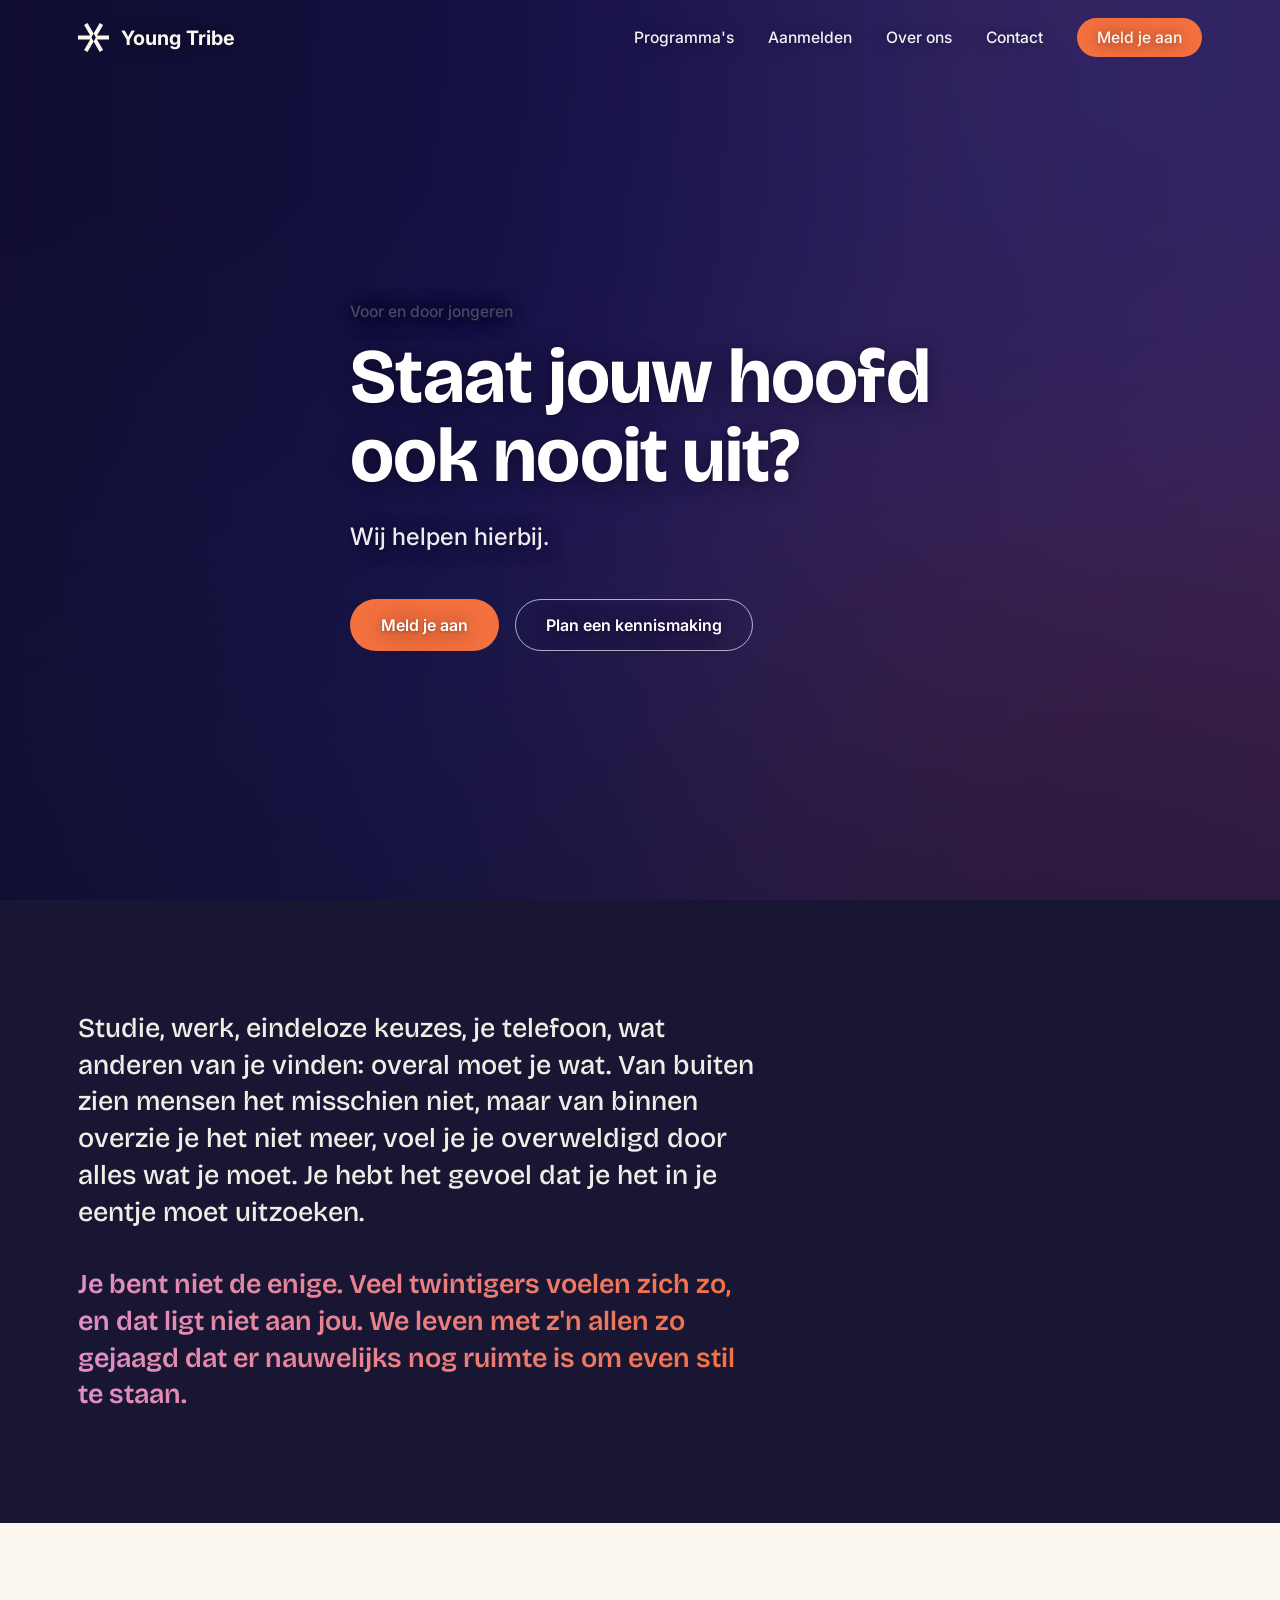
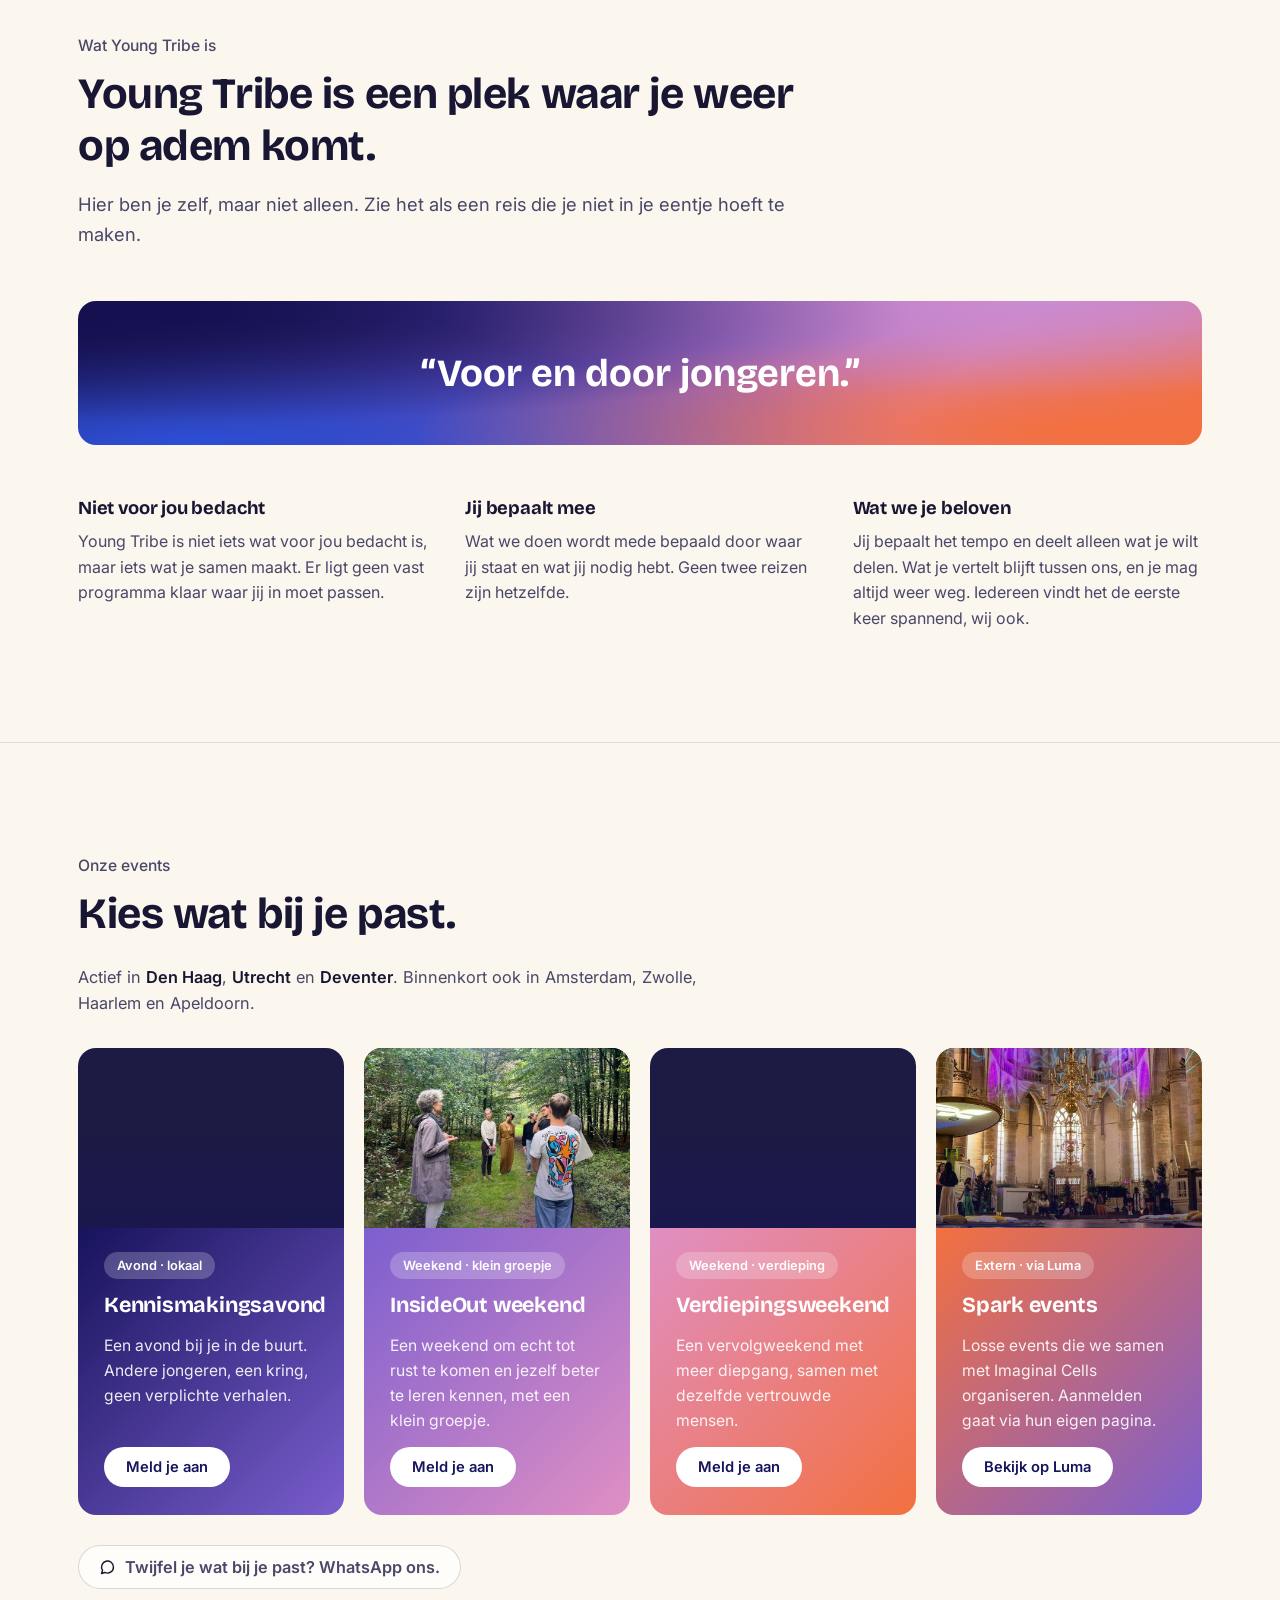
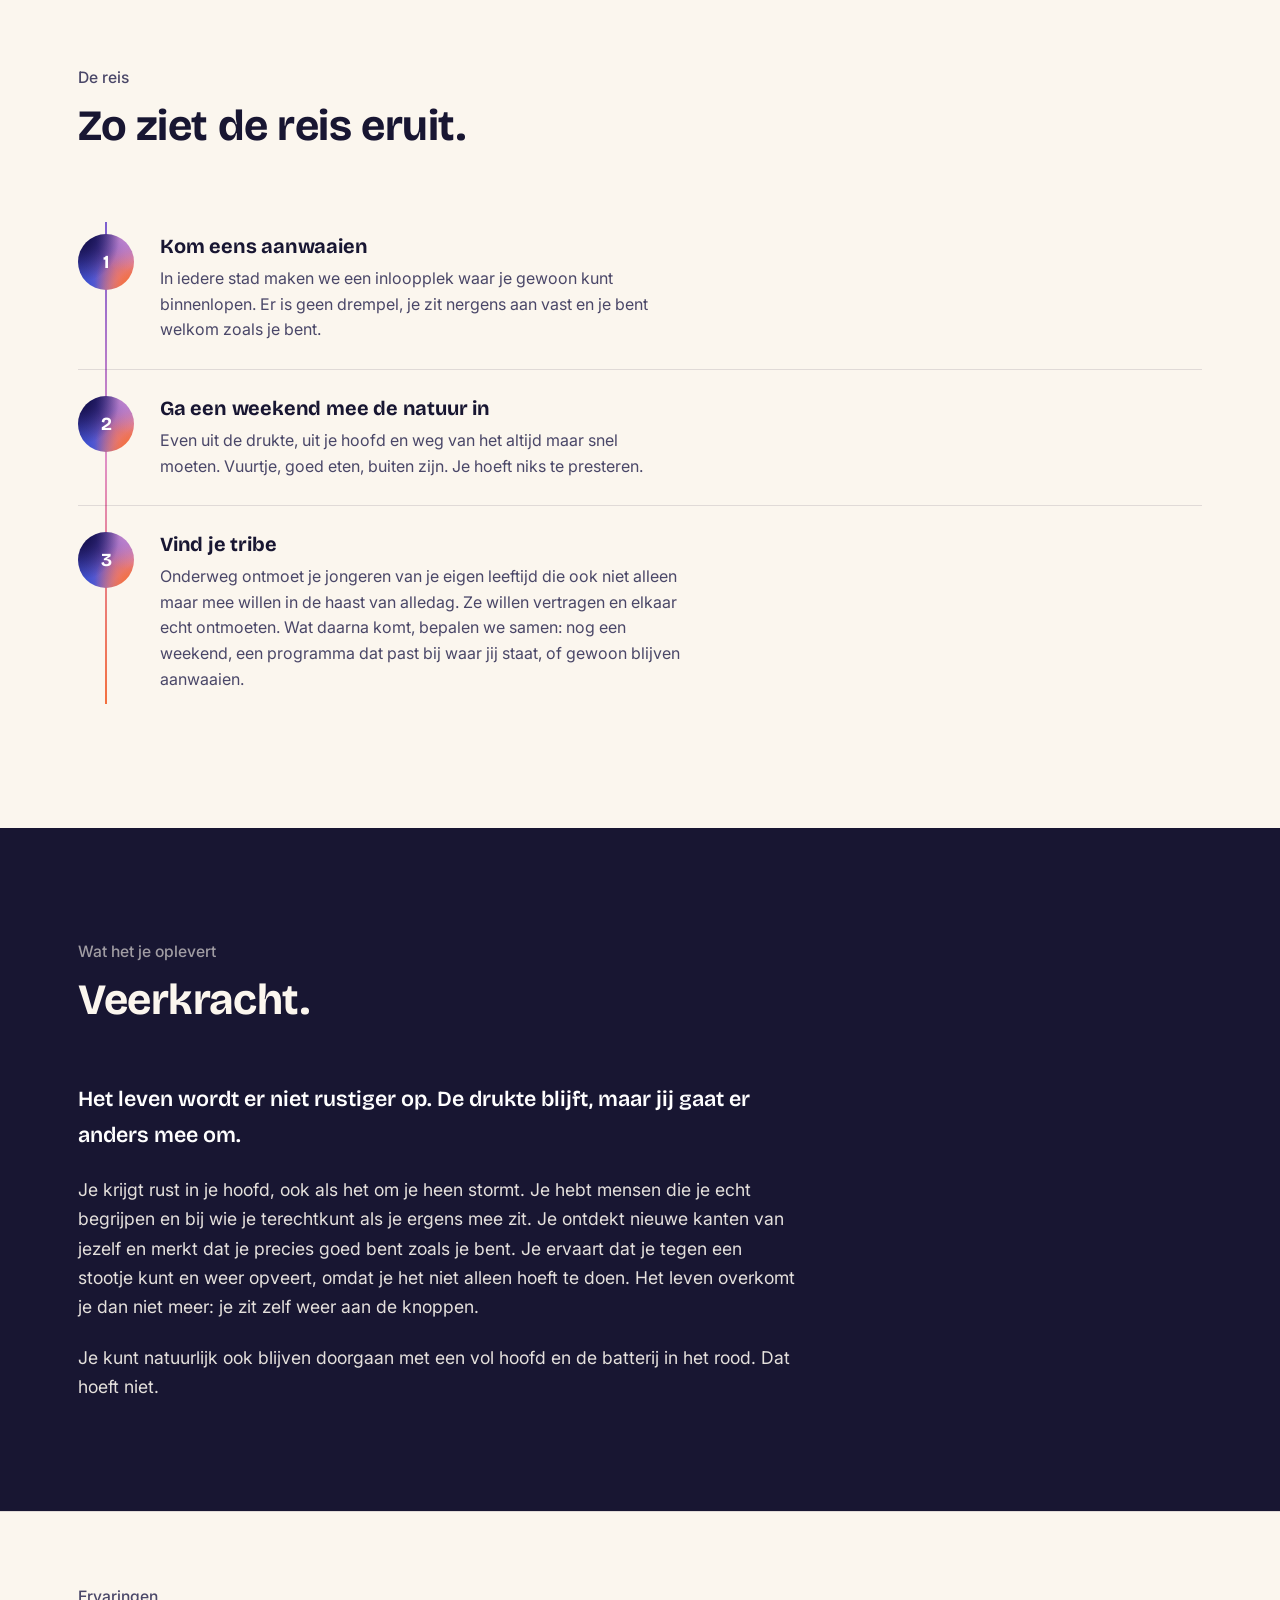
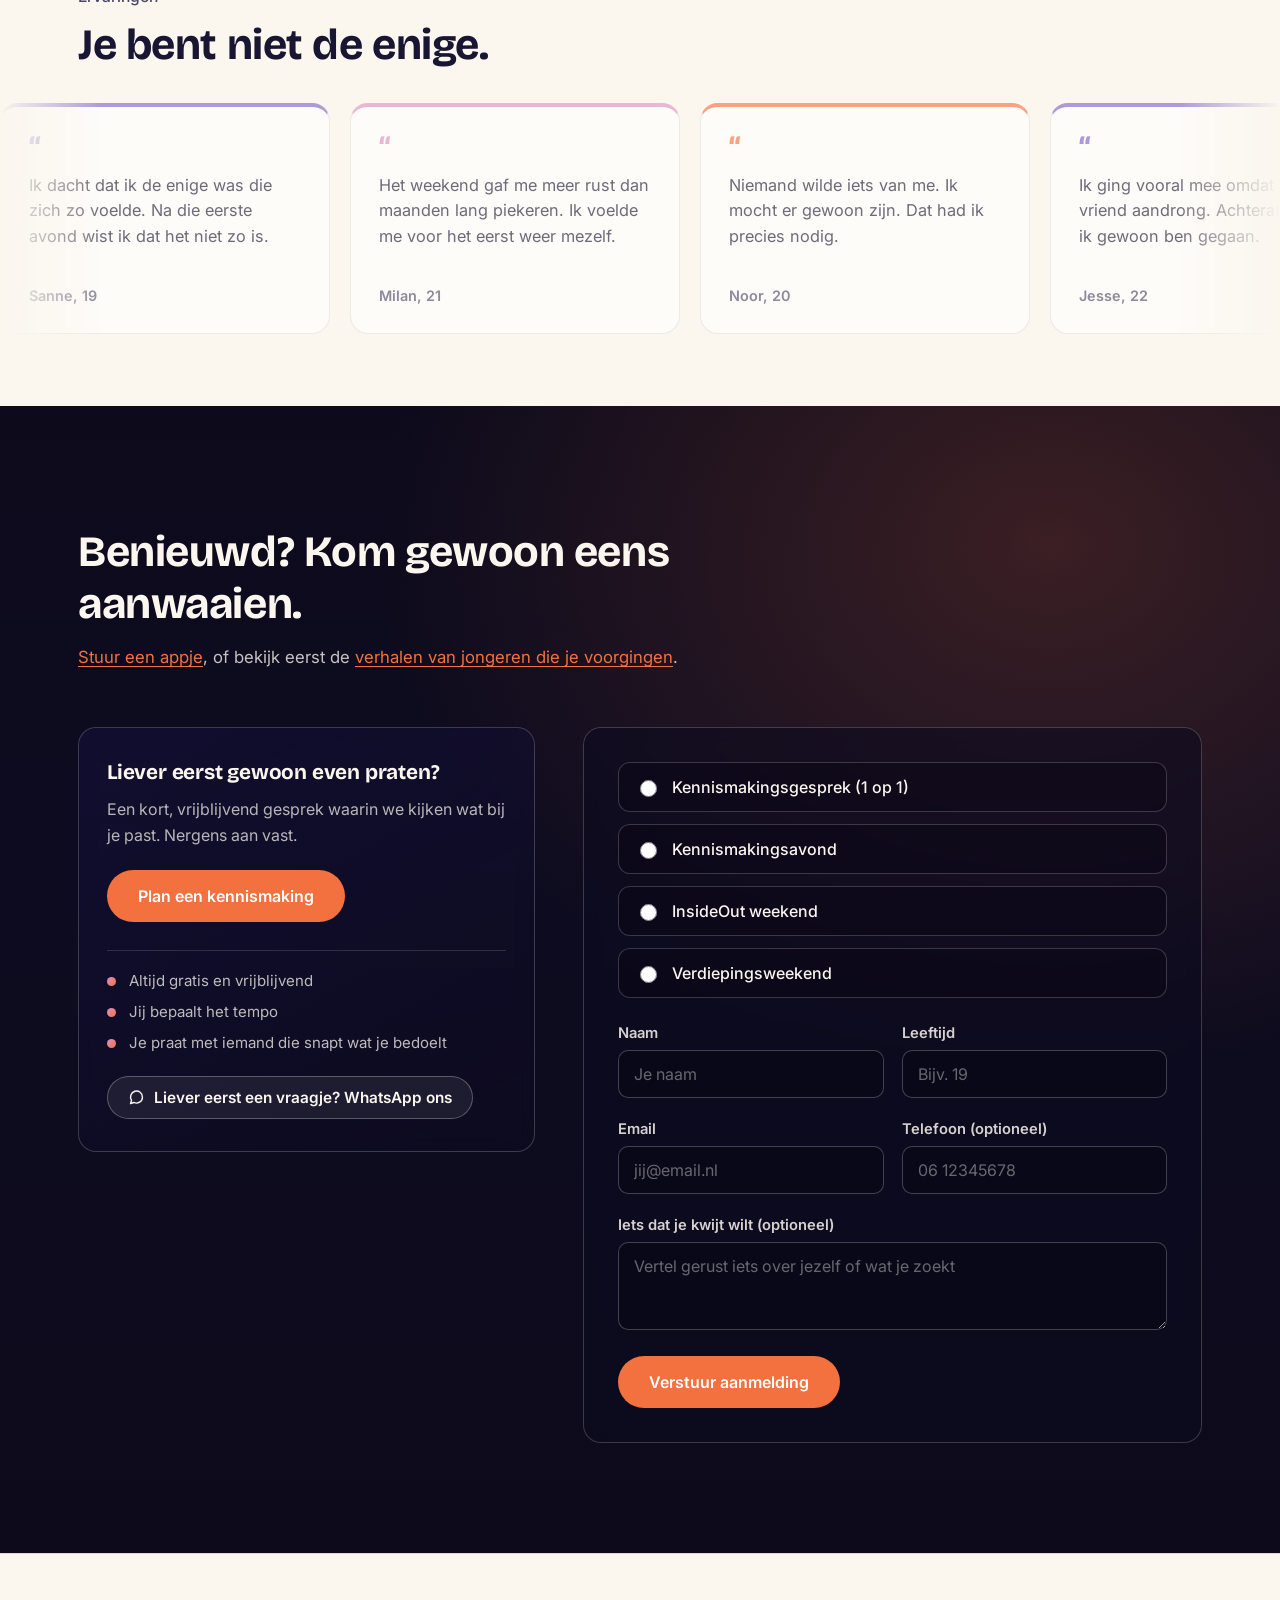
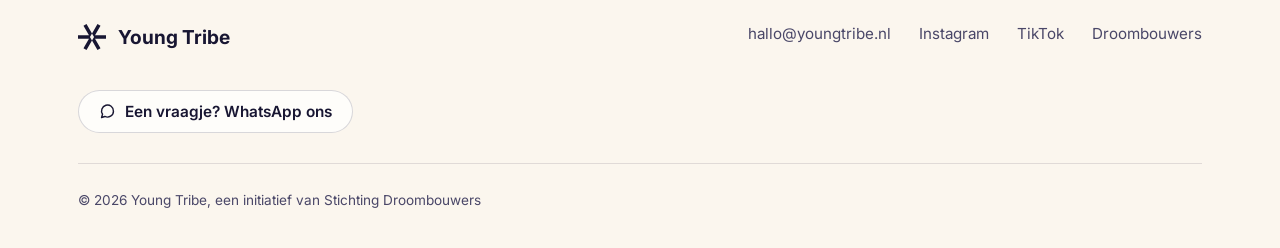
<file: index.html>
<!DOCTYPE html>
<html lang="nl">
<head>
<meta charset="UTF-8">
<meta name="viewport" content="width=device-width, initial-scale=1.0">
<title>Young Tribe</title>
<meta name="description" content="Young Tribe is een plek voor jongeren die het even niet meer zo goed weten.">
<link rel="preconnect" href="https://fonts.googleapis.com">
<link rel="preconnect" href="https://fonts.gstatic.com" crossorigin>
<link href="https://fonts.googleapis.com/css2?family=Bricolage+Grotesque:opsz,wght@12..96,400;12..96,500;12..96,600;12..96,700;12..96,800&family=Inter:wght@400;500;600;700&display=swap" rel="stylesheet">
<link rel="stylesheet" href="styles.css">
<link rel="icon" href="favicon.svg" type="image/svg+xml">
<link rel="icon" href="favicon-32.png" sizes="32x32" type="image/png">
<link rel="apple-touch-icon" href="apple-touch-icon.png">
</head>
<body>

<header id="siteHeader">
  <div class="wrap nav-inner">
    <a href="#top" class="brand">
      <svg class="mark" viewBox="0 0 128 118.85" fill="currentColor" fill-rule="evenodd" aria-hidden="true" focusable="false"><path d="M0 51.42L50.14 51.42L25.07 8L38.92 0L64 43.42L54.76 59.42L64 75.42L38.92 118.85L25.07 110.85L50.14 67.42L0 67.42ZM89.07 0L102.92 8L77.85 51.42L128 51.42L128 67.42L77.85 67.42L102.92 110.85L89.07 118.85L64 75.42L73.23 59.42L64 43.42Z"/></svg>
      <span>Young Tribe</span>
    </a>
    <nav class="links" id="navLinks">
      <a href="#programma">Programma&#39;s</a>
      <a href="#aanmelden">Aanmelden</a>
      <a href="over-ons.html">Over ons</a>
      <a href="#contact">Contact</a>
      <a href="#aanmelden" class="nav-cta">Meld je aan</a>
    </nav>
    <button class="menu-toggle" id="menuToggle" aria-label="Menu" aria-expanded="false">
      <span></span><span></span><span></span>
    </button>
  </div>
</header>

<main id="top">

  <section class="hero">
    <div class="wrap hero-inner">
      <p class="eyebrow hero-eyebrow">Voor en door jongeren</p>
      <h1>Staat jouw hoofd<br>ook nooit uit?</h1>
      <p class="hero-sub">Wij helpen hierbij.</p>
      <div class="hero-ctas">
        <a href="#aanmelden" class="btn btn-solid">Meld je aan</a>
        <a href="#" class="btn btn-ghost" id="heroKennismaking">Plan een kennismaking</a>
      </div>
    </div>
  </section>

  <section class="herkenning">
    <div class="wrap">
      <div class="lines">
        <p>Studie, werk, eindeloze keuzes, je telefoon, wat anderen van je vinden: overal moet je wat. Van buiten zien mensen het misschien niet, maar van binnen overzie je het niet meer, voel je je overweldigd door alles wat je moet. Je hebt het gevoel dat je het in je eentje moet uitzoeken.</p>
        <p class="closing">Je bent niet de enige. Veel twintigers voelen zich zo, en dat ligt niet aan jou. We leven met z&#39;n allen zo gejaagd dat er nauwelijks nog ruimte is om even stil te staan.</p>
      </div>
    </div>
  </section>

  <section class="over" id="over">
    <div class="wrap">
      <div class="over-intro">
        <p class="eyebrow">Wat Young Tribe is</p>
        <h2>Young Tribe is een plek waar je weer op adem komt.</h2>
        <p class="over-lead">Hier ben je zelf, maar niet alleen. Zie het als een reis die je niet in je eentje hoeft te maken.</p>
      </div>

      <div class="quote-band">
        <p>&#8220;Voor en door jongeren.&#8221;</p>
      </div>

      <div class="over-cols">
        <div class="over-col">
          <h3>Niet voor jou bedacht</h3>
          <p>Young Tribe is niet iets wat voor jou bedacht is, maar iets wat je samen maakt. Er ligt geen vast programma klaar waar jij in moet passen.</p>
        </div>
        <div class="over-col">
          <h3>Jij bepaalt mee</h3>
          <p>Wat we doen wordt mede bepaald door waar jij staat en wat jij nodig hebt. Geen twee reizen zijn hetzelfde.</p>
        </div>
        <div class="over-col">
          <h3>Wat we je beloven</h3>
          <p>Jij bepaalt het tempo en deelt alleen wat je wilt delen. Wat je vertelt blijft tussen ons, en je mag altijd weer weg. Iedereen vindt het de eerste keer spannend, wij ook.</p>
        </div>
      </div>
    </div>
  </section>

  <section class="programma" id="programma">
    <div class="wrap">
      <div class="section-head">
        <p class="eyebrow">Onze events</p>
        <h2>Kies wat bij je past.</h2>
      </div>
      <p class="cities-line">Actief in <strong>Den Haag</strong>, <strong>Utrecht</strong> en <strong>Deventer</strong>. Binnenkort ook in Amsterdam, Zwolle, Haarlem en Apeldoorn.</p>
      <div class="events-grid">
        <button type="button" class="event-tile tile-1" data-event="ev-avond">
          <span class="tile-media" role="img" aria-label="Jongeren in een kring rond een vuur"></span>
          <span class="tile-body">
            <span class="tag">Avond &middot; lokaal</span>
            <h3>Kennismakingsavond</h3>
            <p>Een avond bij je in de buurt. Andere jongeren, een kring, geen verplichte verhalen.</p>
            <span class="tile-cta">Meld je aan</span>
          </span>
        </button>
        <button type="button" class="event-tile tile-2" data-event="ev-insideout">
          <span class="tile-media" role="img" aria-label="Een groepje jongeren in gesprek in het bos"></span>
          <span class="tile-body">
            <span class="tag">Weekend &middot; klein groepje</span>
            <h3>InsideOut weekend</h3>
            <p>Een weekend om echt tot rust te komen en jezelf beter te leren kennen, met een klein groepje.</p>
            <span class="tile-cta">Meld je aan</span>
          </span>
        </button>
        <button type="button" class="event-tile tile-3" data-event="ev-verdieping">
          <span class="tile-media" role="img" aria-label="Mensen lopen samen naar een yurt in het bos"></span>
          <span class="tile-body">
            <span class="tag">Weekend &middot; verdieping</span>
            <h3>Verdiepingsweekend</h3>
            <p>Een vervolgweekend met meer diepgang, samen met dezelfde vertrouwde mensen.</p>
            <span class="tile-cta">Meld je aan</span>
          </span>
        </button>
        <a href="https://luma.com/imaginalcells" target="_blank" rel="noopener" class="event-tile tile-4">
          <span class="tile-media" role="img" aria-label="Meditatie in een kerk"></span>
          <span class="tile-body">
            <span class="tag">Extern &middot; via Luma</span>
            <h3>Spark events</h3>
            <p>Losse events die we samen met Imaginal Cells organiseren. Aanmelden gaat via hun eigen pagina.</p>
            <span class="tile-cta">Bekijk op Luma</span>
          </span>
        </a>
      </div>
      <div class="wa-row">
        <a class="wa" href="https://wa.me/31600000000?text=Hoi%21%20Ik%20heb%20een%20vraagje%20over%20Young%20Tribe." target="_blank" rel="noopener"><svg viewBox="0 0 24 24" fill="none" stroke="currentColor" stroke-width="2" stroke-linecap="round" stroke-linejoin="round" aria-hidden="true" focusable="false"><path d="M20.4 11.5a8.4 8.4 0 0 1-12.2 7.5L3.6 20.4l1.4-4.5A8.4 8.4 0 1 1 20.4 11.5z"/></svg><span>Twijfel je wat bij je past? WhatsApp ons.</span></a>
      </div>

      <div class="section-head block-gap">
        <p class="eyebrow">De reis</p>
        <h2>Zo ziet de reis eruit.</h2>
      </div>
      <div class="journey">
        <div class="journey-line"></div>
        <div class="step">
          <div class="step-num">1</div>
          <div>
            <h3>Kom eens aanwaaien</h3>
            <p>In iedere stad maken we een inloopplek waar je gewoon kunt binnenlopen. Er is geen drempel, je zit nergens aan vast en je bent welkom zoals je bent.</p>
          </div>
        </div>
        <div class="step">
          <div class="step-num">2</div>
          <div>
            <h3>Ga een weekend mee de natuur in</h3>
            <p>Even uit de drukte, uit je hoofd en weg van het altijd maar snel moeten. Vuurtje, goed eten, buiten zijn. Je hoeft niks te presteren.</p>
          </div>
        </div>
        <div class="step">
          <div class="step-num">3</div>
          <div>
            <h3>Vind je tribe</h3>
            <p>Onderweg ontmoet je jongeren van je eigen leeftijd die ook niet alleen maar mee willen in de haast van alledag. Ze willen vertragen en elkaar echt ontmoeten. Wat daarna komt, bepalen we samen: nog een weekend, een programma dat past bij waar jij staat, of gewoon blijven aanwaaien.</p>
          </div>
        </div>
      </div>
    </div>
  </section>

  <section class="veerkracht" id="veerkracht">
    <div class="wrap">
      <div class="section-head">
        <p class="eyebrow">Wat het je oplevert</p>
        <h2>Veerkracht.</h2>
      </div>
      <div class="veerkracht-body">
        <p>Het leven wordt er niet rustiger op. De drukte blijft, maar jij gaat er anders mee om.</p>
        <p>Je krijgt rust in je hoofd, ook als het om je heen stormt. Je hebt mensen die je echt begrijpen en bij wie je terechtkunt als je ergens mee zit. Je ontdekt nieuwe kanten van jezelf en merkt dat je precies goed bent zoals je bent. Je ervaart dat je tegen een stootje kunt en weer opveert, omdat je het niet alleen hoeft te doen. Het leven overkomt je dan niet meer: je zit zelf weer aan de knoppen.</p>
        <p>Je kunt natuurlijk ook blijven doorgaan met een vol hoofd en de batterij in het rood. Dat hoeft niet.</p>
      </div>
    </div>
  </section>

  <section class="ervaringen" id="ervaringen">
    <div class="wrap">
      <div class="section-head">
        <p class="eyebrow">Ervaringen</p>
        <h2>Je bent niet de enige.</h2>
      </div>
    </div>
    <div class="marquee" id="testimonialMarquee">
      <div class="marquee-track" id="marqueeTrack">
        <div class="testimonial-card card-1">
          <p class="quote-mark">&#8220;</p>
          <p class="testimonial-text">Ik dacht dat ik de enige was die zich zo voelde. Na die eerste avond wist ik dat het niet zo is.</p>
          <p class="testimonial-name">Sanne, 19</p>
        </div>
        <div class="testimonial-card card-2">
          <p class="quote-mark">&#8220;</p>
          <p class="testimonial-text">Het weekend gaf me meer rust dan maanden lang piekeren. Ik voelde me voor het eerst weer mezelf.</p>
          <p class="testimonial-name">Milan, 21</p>
        </div>
        <div class="testimonial-card card-3">
          <p class="quote-mark">&#8220;</p>
          <p class="testimonial-text">Niemand wilde iets van me. Ik mocht er gewoon zijn. Dat had ik precies nodig.</p>
          <p class="testimonial-name">Noor, 20</p>
        </div>
        <div class="testimonial-card card-1">
          <p class="quote-mark">&#8220;</p>
          <p class="testimonial-text">Ik ging vooral mee omdat een vriend aandrong. Achteraf blij dat ik gewoon ben gegaan.</p>
          <p class="testimonial-name">Jesse, 22</p>
        </div>
        <div class="testimonial-card card-2">
          <p class="quote-mark">&#8220;</p>
          <p class="testimonial-text">Bij het vuur zitten en gewoon praten. Geen telefoon, geen haast. Dat miste ik blijkbaar enorm.</p>
          <p class="testimonial-name">Fleur, 20</p>
        </div>
        <div class="testimonial-card card-3">
          <p class="quote-mark">&#8220;</p>
          <p class="testimonial-text">Niemand ging me vertellen wat ik moest doen. Er werd vooral geluisterd. Dat was nieuw voor me.</p>
          <p class="testimonial-name">Daan, 23</p>
        </div>
        <div class="testimonial-card card-1">
          <p class="quote-mark">&#8220;</p>
          <p class="testimonial-text">Mijn hoofd staat nog steeds vol, maar ik weet nu beter wat ik ermee kan. En ik sta er niet alleen voor.</p>
          <p class="testimonial-name">Lieke, 19</p>
        </div>
        <div class="testimonial-card card-2">
          <p class="quote-mark">&#8220;</p>
          <p class="testimonial-text">De mensen die ik daar ontmoette snappen precies wat ik bedoel, zonder dat ik het hoef uit te leggen.</p>
          <p class="testimonial-name">Tim, 21</p>
        </div>
      </div>
    </div>
  </section>
  <!-- TODO: dit zijn fictieve quotes ter illustratie, vervang door echte ervaringen zodra die er zijn. -->

  <section class="aanmelden" id="aanmelden">
    <div class="wrap">
      <div class="section-head">
        <h2>Benieuwd? Kom gewoon eens aanwaaien.</h2>
        <!-- TODO: vervang 31600000000 door het echte WhatsApp-nummer, landcode zonder + en zonder nul. -->
        <p><a href="https://wa.me/31600000000?text=Hoi%21%20Ik%20kwam%20via%20de%20site%20van%20Young%20Tribe%20en%20ben%20benieuwd." target="_blank" rel="noopener">Stuur een appje</a>, of bekijk eerst de <a href="#ervaringen">verhalen van jongeren die je voorgingen</a>.</p>
      </div>
      <div class="aanmelden-grid">
        <div class="talk-card">
          <h3>Liever eerst gewoon even praten?</h3>
          <p>Een kort, vrijblijvend gesprek waarin we kijken wat bij je past. Nergens aan vast.</p>
          <a href="#aanmelden" class="btn btn-solid" id="talkCta">Plan een kennismaking</a>
          <ul class="trust-list">
            <li>Altijd gratis en vrijblijvend</li>
            <li>Jij bepaalt het tempo</li>
            <li>Je praat met iemand die snapt wat je bedoelt</li>
          </ul>
          <a class="wa wa-light" href="https://wa.me/31600000000?text=Hoi%21%20Ik%20heb%20een%20vraagje%20over%20Young%20Tribe." target="_blank" rel="noopener"><svg viewBox="0 0 24 24" fill="none" stroke="currentColor" stroke-width="2" stroke-linecap="round" stroke-linejoin="round" aria-hidden="true" focusable="false"><path d="M20.4 11.5a8.4 8.4 0 0 1-12.2 7.5L3.6 20.4l1.4-4.5A8.4 8.4 0 1 1 20.4 11.5z"/></svg><span>Liever eerst een vraagje? WhatsApp ons</span></a>
        </div>

        <form id="signupForm">
          <div class="event-options" id="eventOptions">
            <div class="event-card">
              <input type="radio" name="event" id="ev-kennismakingsgesprek" value="Kennismakingsgesprek (1 op 1)">
              <label for="ev-kennismakingsgesprek">Kennismakingsgesprek (1 op 1)</label>
            </div>
            <div class="event-card">
              <input type="radio" name="event" id="ev-avond" value="Kennismakingsavond">
              <label for="ev-avond">Kennismakingsavond</label>
            </div>
            <div class="event-card">
              <input type="radio" name="event" id="ev-insideout" value="InsideOut weekend">
              <label for="ev-insideout">InsideOut weekend</label>
            </div>
            <div class="event-card">
              <input type="radio" name="event" id="ev-verdieping" value="Verdiepingsweekend">
              <label for="ev-verdieping">Verdiepingsweekend</label>
            </div>
          </div>

          <div class="field-row">
            <div class="field-group">
              <label for="naam">Naam</label>
              <input type="text" id="naam" name="naam" placeholder="Je naam" required>
            </div>
            <div class="field-group">
              <label for="leeftijd">Leeftijd</label>
              <input type="number" id="leeftijd" name="leeftijd" placeholder="Bijv. 19" min="10" max="99">
            </div>
          </div>
          <div class="field-row">
            <div class="field-group">
              <label for="email">Email</label>
              <input type="email" id="email" name="email" placeholder="jij@email.nl" required>
            </div>
            <div class="field-group">
              <label for="telefoon">Telefoon (optioneel)</label>
              <input type="tel" id="telefoon" name="telefoon" placeholder="06 12345678">
            </div>
          </div>
          <div class="field-group">
            <label for="bericht">Iets dat je kwijt wilt (optioneel)</label>
            <textarea id="bericht" name="bericht" rows="3" placeholder="Vertel gerust iets over jezelf of wat je zoekt"></textarea>
          </div>

          <div class="submit-row">
            <button type="submit" class="btn btn-solid">Verstuur aanmelding</button>
          </div>
          <div class="success-msg" id="successMsg">Bedankt! We hebben je aanmelding ontvangen en nemen snel contact met je op.</div>
          <!-- TODO: koppel dit formulier aan een backend of CRM zodra gewenst. Nu alleen een front-end bevestiging, er wordt niets verstuurd. -->
        </form>
      </div>
    </div>
  </section>

</main>

<footer id="contact">
  <div class="wrap">
    <div class="footer-top">
      <div class="footer-brand">
        <svg class="mark" viewBox="0 0 128 118.85" fill="currentColor" fill-rule="evenodd" aria-hidden="true" focusable="false"><path d="M0 51.42L50.14 51.42L25.07 8L38.92 0L64 43.42L54.76 59.42L64 75.42L38.92 118.85L25.07 110.85L50.14 67.42L0 67.42ZM89.07 0L102.92 8L77.85 51.42L128 51.42L128 67.42L77.85 67.42L102.92 110.85L89.07 118.85L64 75.42L73.23 59.42L64 43.42Z"/></svg>
        <span>Young Tribe</span>
      </div>
      <div class="footer-links">
        <a href="mailto:hallo@youngtribe.nl">hallo@youngtribe.nl</a>
        <a href="https://www.instagram.com" target="_blank" rel="noopener">Instagram</a>
        <a href="https://www.tiktok.com" target="_blank" rel="noopener">TikTok</a>
        <a href="https://www.droombouwers.nu" target="_blank" rel="noopener">Droombouwers</a>
      </div>
    </div>
    <div class="footer-wa">
      <a class="wa" href="https://wa.me/31600000000?text=Hoi%21%20Ik%20heb%20een%20vraagje%20over%20Young%20Tribe." target="_blank" rel="noopener"><svg viewBox="0 0 24 24" fill="none" stroke="currentColor" stroke-width="2" stroke-linecap="round" stroke-linejoin="round" aria-hidden="true" focusable="false"><path d="M20.4 11.5a8.4 8.4 0 0 1-12.2 7.5L3.6 20.4l1.4-4.5A8.4 8.4 0 1 1 20.4 11.5z"/></svg><span>Een vraagje? WhatsApp ons</span></a>
    </div>
    <div class="footer-sub">
      <span>&#169; 2026 Young Tribe, een initiatief van Stichting Droombouwers</span>
    </div>
  </div>
</footer>

<script src="script.js"></script>

</body>
</html>
</file>
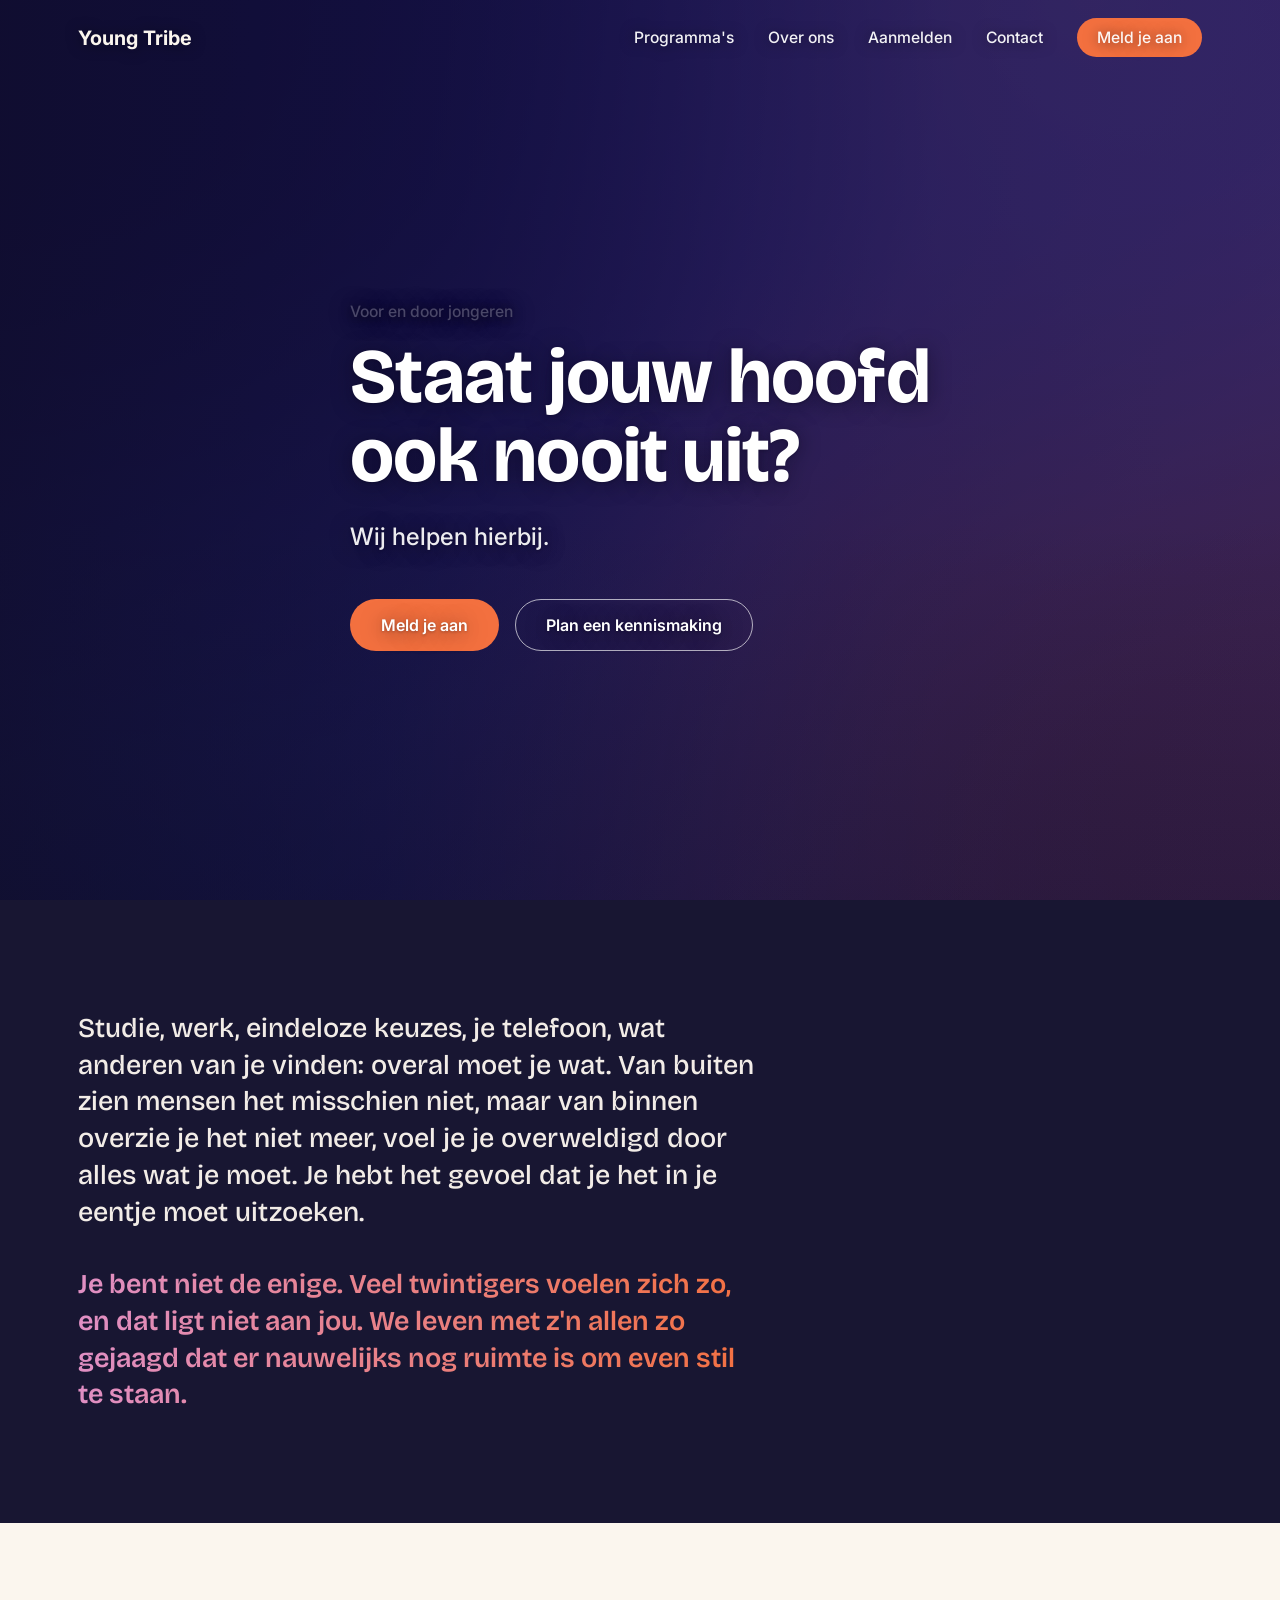
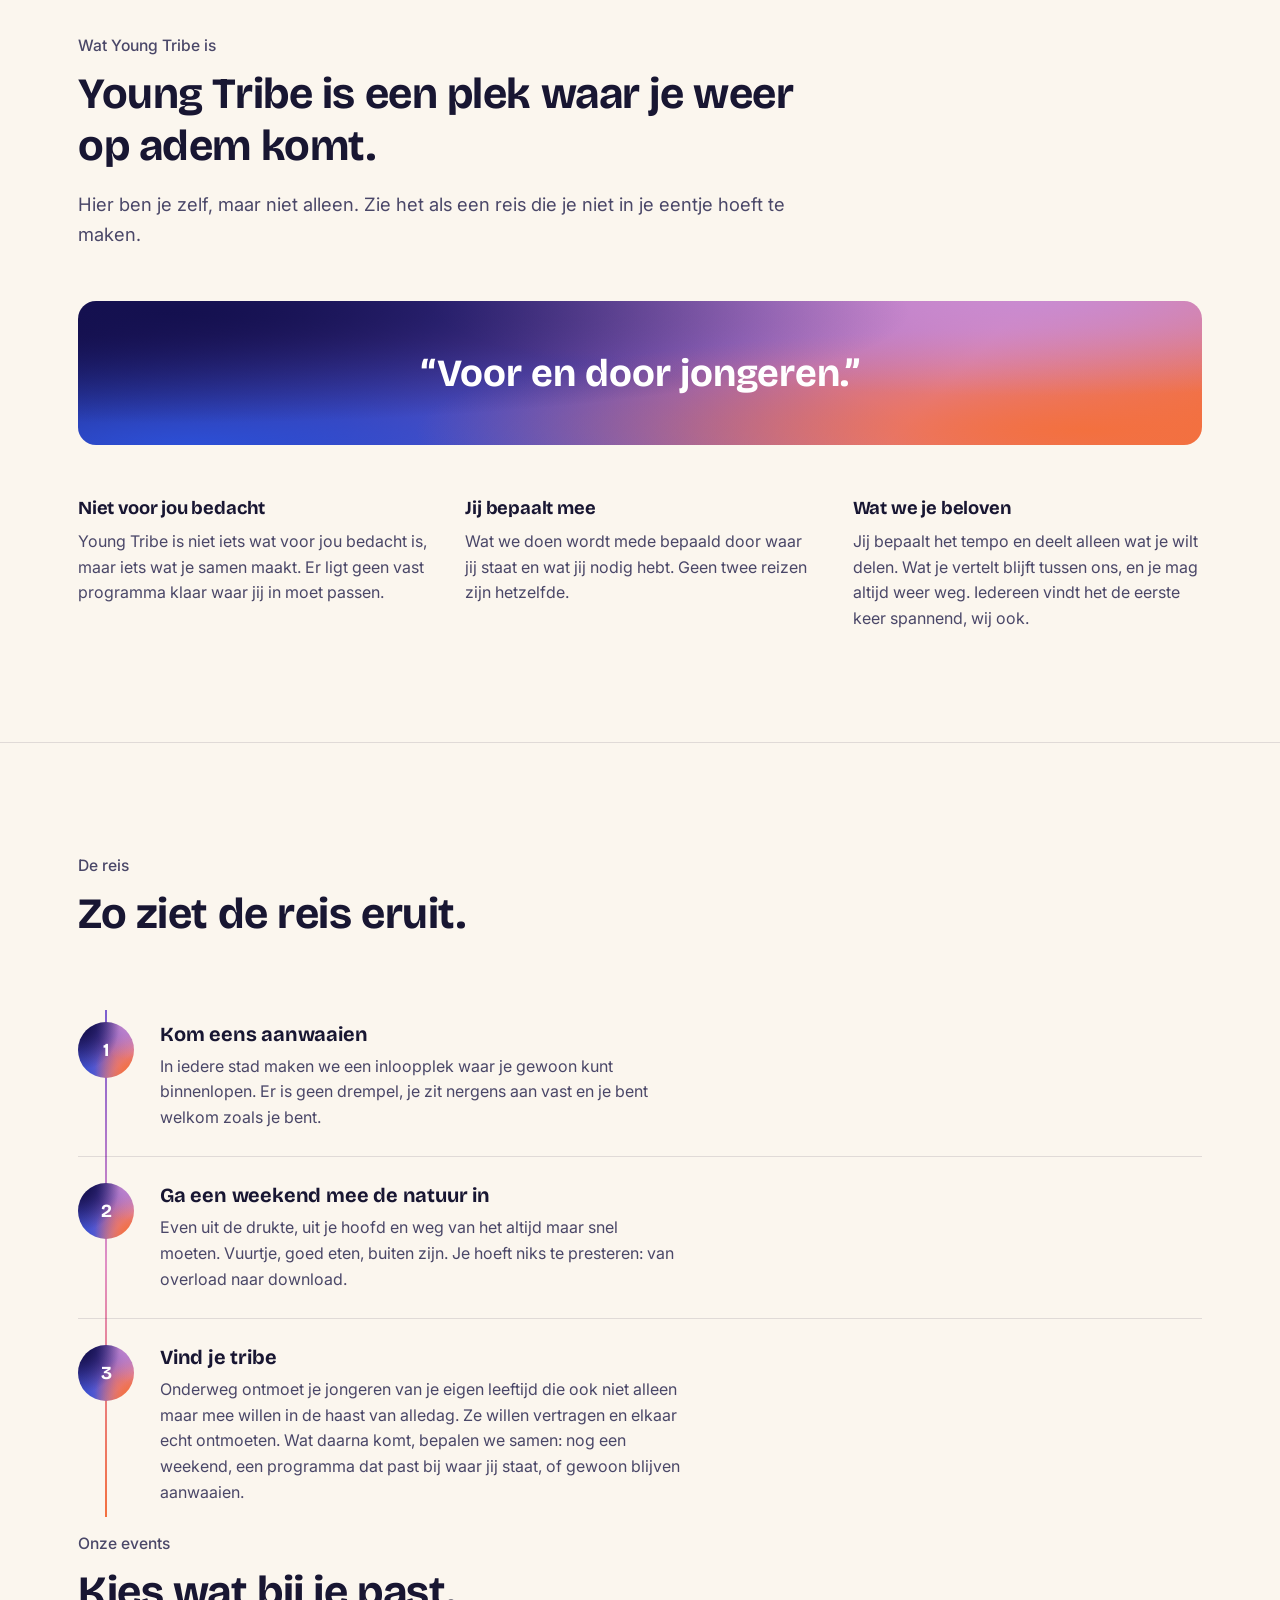
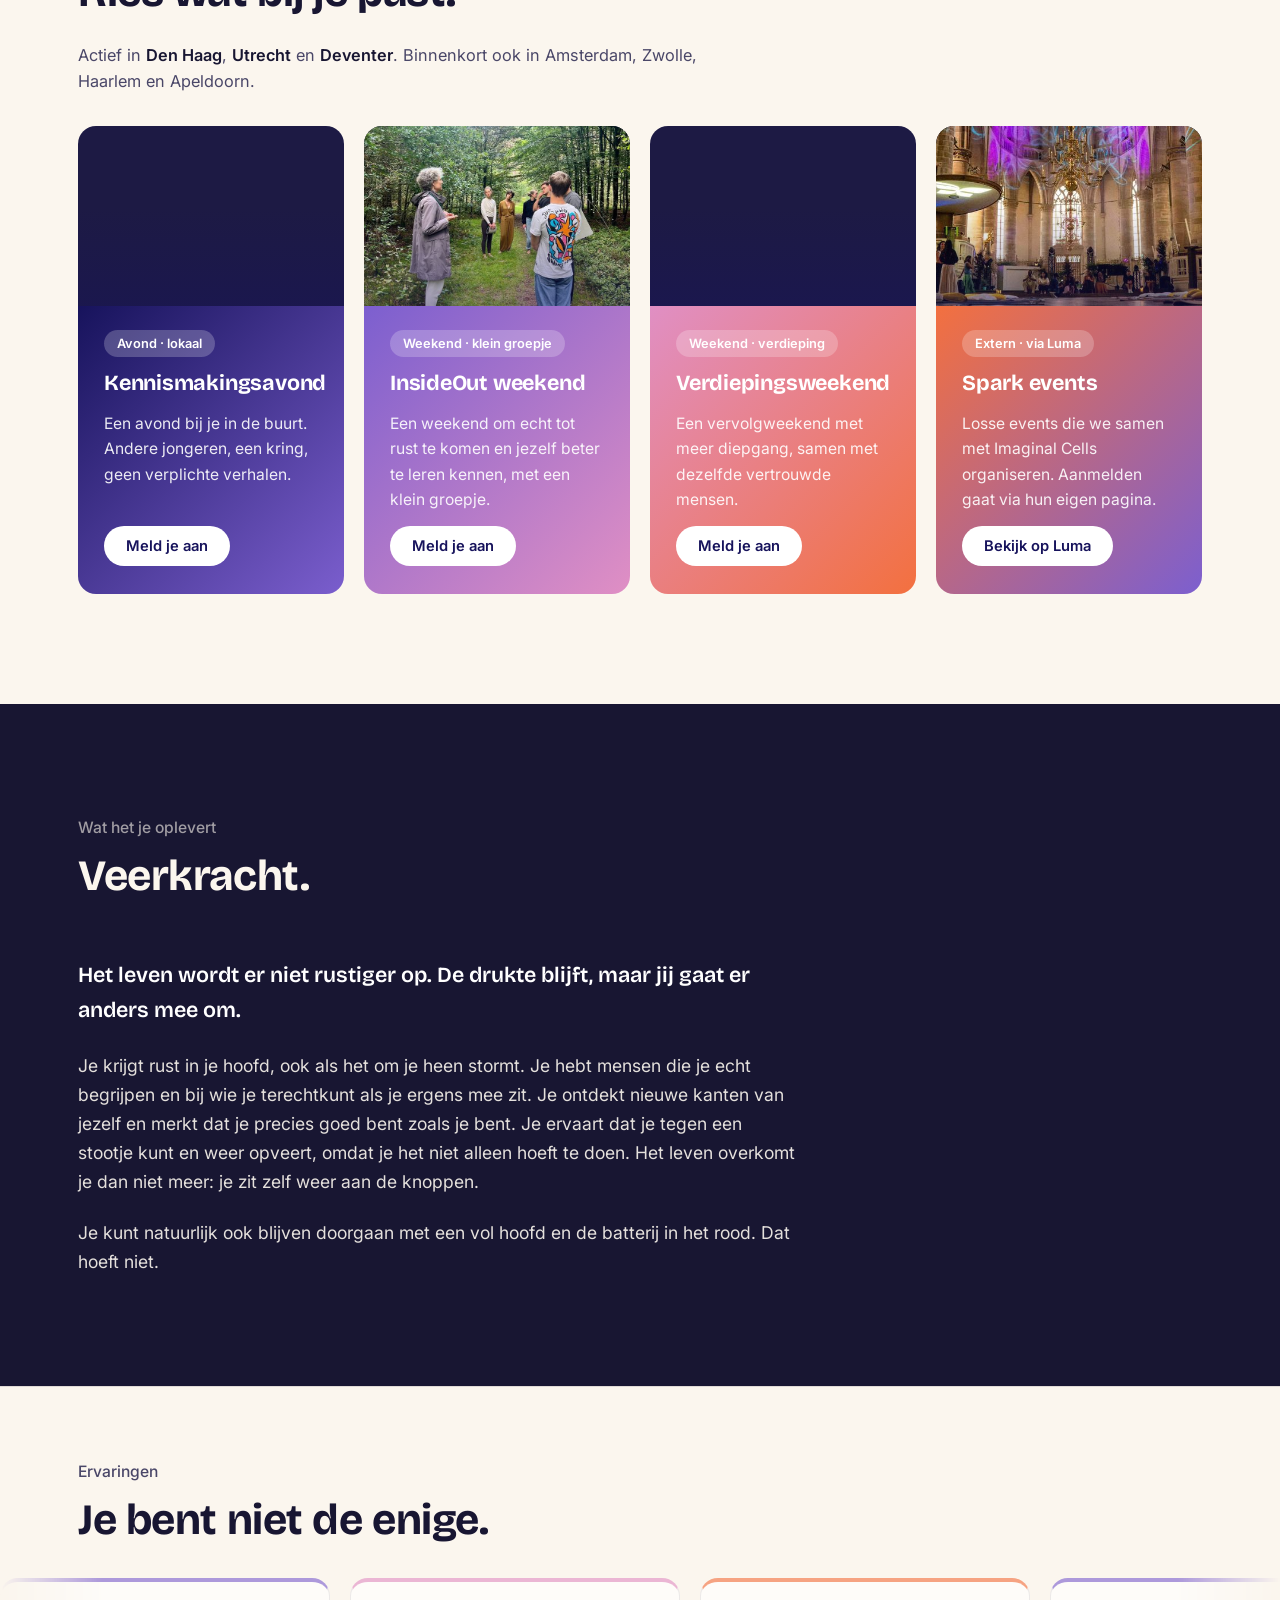
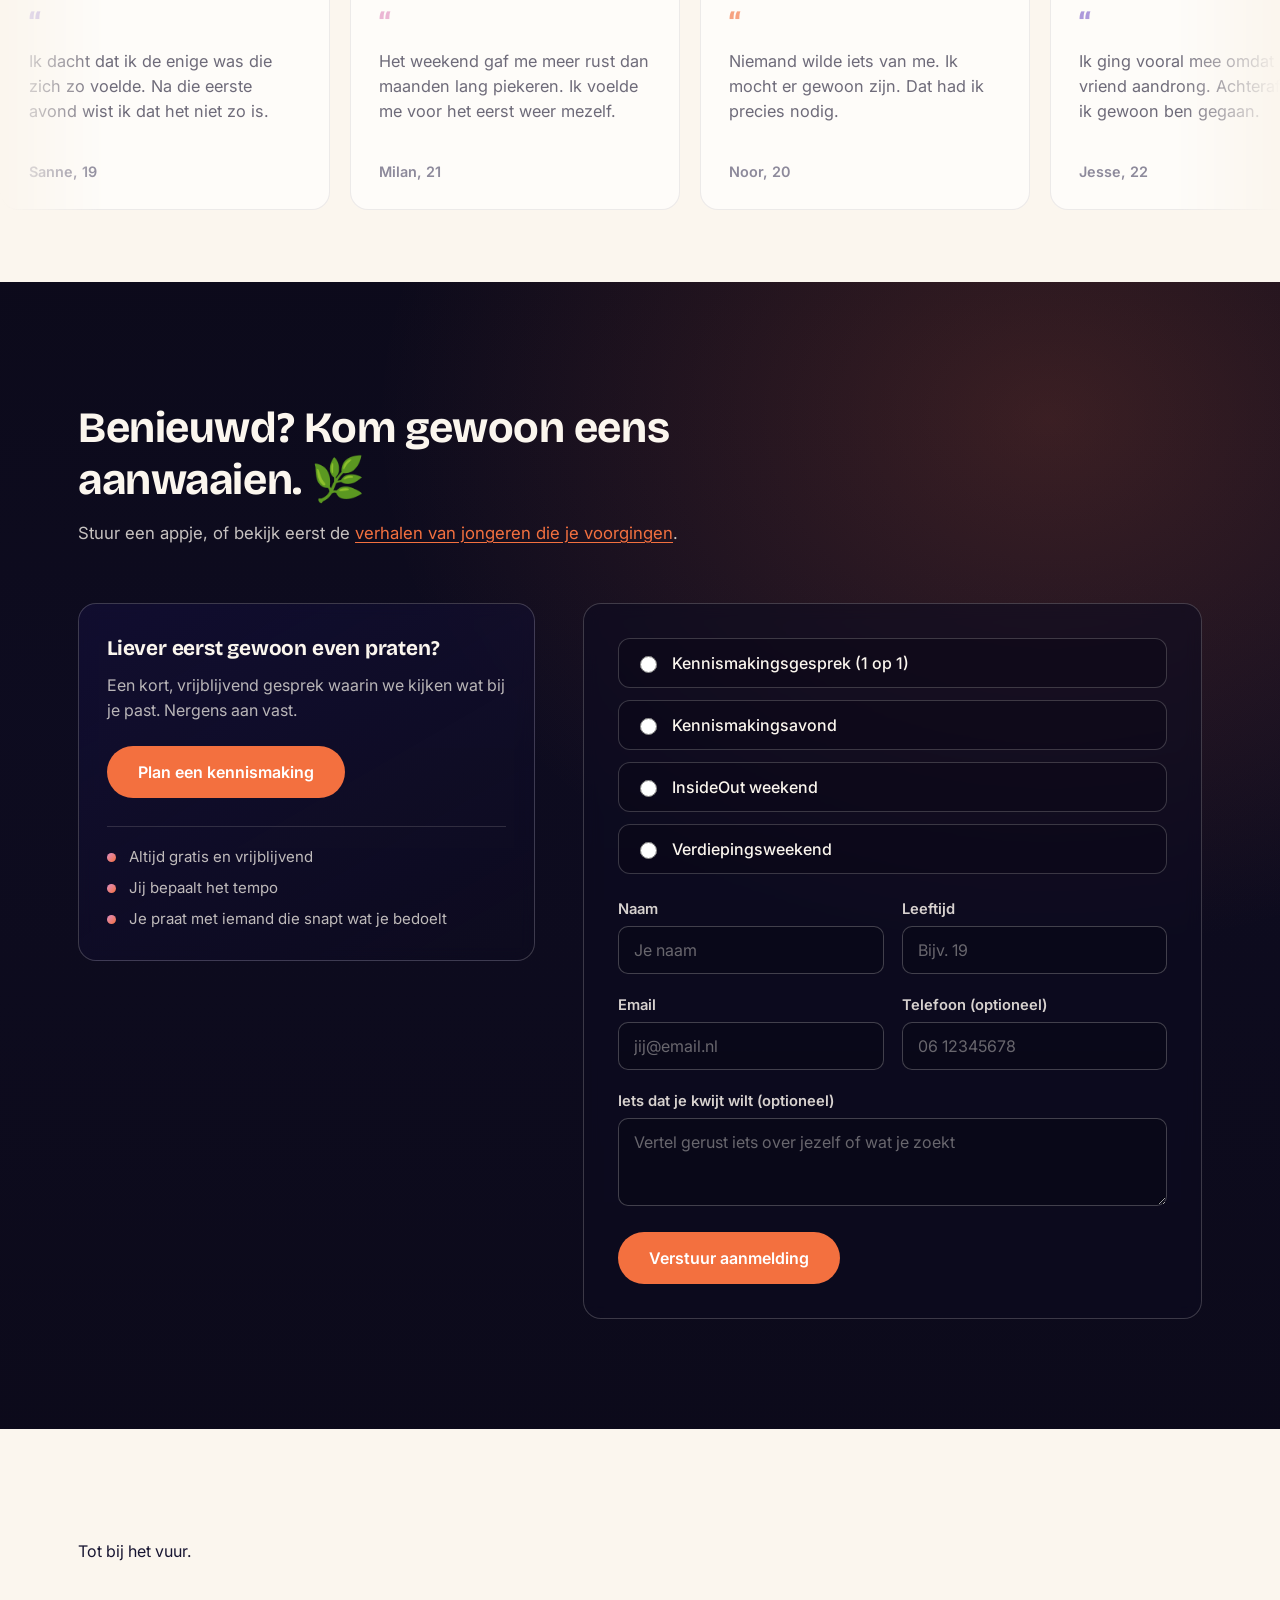
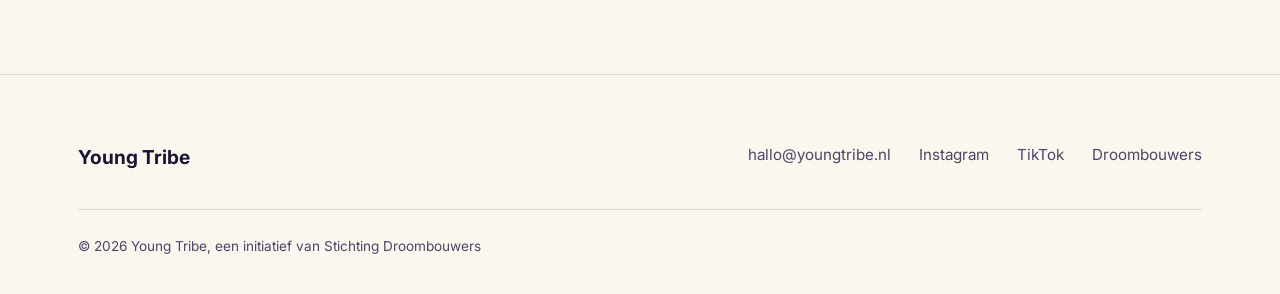
<file: index-1.html>
<!DOCTYPE html>
<html lang="nl">
<head>
<meta charset="UTF-8">
<meta name="viewport" content="width=device-width, initial-scale=1.0">
<title>Young Tribe</title>
<meta name="description" content="Young Tribe is een plek voor jongeren die het even niet meer zo goed weten. Van overload naar download.">
<link rel="preconnect" href="https://fonts.googleapis.com">
<link rel="preconnect" href="https://fonts.gstatic.com" crossorigin>
<link href="https://fonts.googleapis.com/css2?family=Bricolage+Grotesque:opsz,wght@12..96,400;12..96,500;12..96,600;12..96,700;12..96,800&family=Inter:wght@400;500;600;700&display=swap" rel="stylesheet">
<link rel="stylesheet" href="styles.css">
</head>
<body>

<header id="siteHeader">
  <div class="wrap nav-inner">
    <a href="#top" class="brand">
      Young Tribe
    </a>
    <nav class="links" id="navLinks">
      <a href="#programma">Programma&#39;s</a>
      <a href="over-ons.html">Over ons</a>
      <a href="#aanmelden">Aanmelden</a>
      <a href="#contact">Contact</a>
      <a href="#aanmelden" class="nav-cta">Meld je aan</a>
    </nav>
    <button class="menu-toggle" id="menuToggle" aria-label="Menu" aria-expanded="false">
      <span></span><span></span><span></span>
    </button>
  </div>
</header>

<main id="top">

  <section class="hero">
    <div class="wrap hero-inner">
      <p class="eyebrow hero-eyebrow">Voor en door jongeren</p>
      <h1>Staat jouw hoofd<br>ook nooit uit?</h1>
      <p class="hero-sub">Wij helpen hierbij.</p>
      <div class="hero-ctas">
        <a href="#aanmelden" class="btn btn-solid">Meld je aan</a>
        <a href="#" class="btn btn-ghost" id="heroKennismaking">Plan een kennismaking</a>
      </div>
    </div>
  </section>

  <section class="herkenning">
    <div class="wrap">
      <div class="lines">
        <p>Studie, werk, eindeloze keuzes, je telefoon, wat anderen van je vinden: overal moet je wat. Van buiten zien mensen het misschien niet, maar van binnen overzie je het niet meer, voel je je overweldigd door alles wat je moet. Je hebt het gevoel dat je het in je eentje moet uitzoeken.</p>
        <p class="closing">Je bent niet de enige. Veel twintigers voelen zich zo, en dat ligt niet aan jou. We leven met z&#39;n allen zo gejaagd dat er nauwelijks nog ruimte is om even stil te staan.</p>
      </div>
    </div>
  </section>

  <section class="over" id="over">
    <div class="wrap">
      <div class="over-intro">
        <p class="eyebrow">Wat Young Tribe is</p>
        <h2>Young Tribe is een plek waar je weer op adem komt.</h2>
        <p class="over-lead">Hier ben je zelf, maar niet alleen. Zie het als een reis die je niet in je eentje hoeft te maken.</p>
      </div>

      <div class="quote-band">
        <p>&#8220;Voor en door jongeren.&#8221;</p>
      </div>

      <div class="over-cols">
        <div class="over-col">
          <h3>Niet voor jou bedacht</h3>
          <p>Young Tribe is niet iets wat voor jou bedacht is, maar iets wat je samen maakt. Er ligt geen vast programma klaar waar jij in moet passen.</p>
        </div>
        <div class="over-col">
          <h3>Jij bepaalt mee</h3>
          <p>Wat we doen wordt mede bepaald door waar jij staat en wat jij nodig hebt. Geen twee reizen zijn hetzelfde.</p>
        </div>
        <div class="over-col">
          <h3>Wat we je beloven</h3>
          <p>Jij bepaalt het tempo en deelt alleen wat je wilt delen. Wat je vertelt blijft tussen ons, en je mag altijd weer weg. Iedereen vindt het de eerste keer spannend, wij ook.</p>
        </div>
      </div>
    </div>
  </section>

  <section class="programma" id="programma">
    <div class="wrap">
      <div class="section-head">
        <p class="eyebrow">De reis</p>
        <h2>Zo ziet de reis eruit.</h2>
      </div>
      <div class="journey">
        <div class="journey-line"></div>
        <div class="step">
          <div class="step-num">1</div>
          <div>
            <h3>Kom eens aanwaaien</h3>
            <p>In iedere stad maken we een inloopplek waar je gewoon kunt binnenlopen. Er is geen drempel, je zit nergens aan vast en je bent welkom zoals je bent.</p>
          </div>
        </div>
        <div class="step">
          <div class="step-num">2</div>
          <div>
            <h3>Ga een weekend mee de natuur in</h3>
            <p>Even uit de drukte, uit je hoofd en weg van het altijd maar snel moeten. Vuurtje, goed eten, buiten zijn. Je hoeft niks te presteren: van overload naar download.</p>
          </div>
        </div>
        <div class="step">
          <div class="step-num">3</div>
          <div>
            <h3>Vind je tribe</h3>
            <p>Onderweg ontmoet je jongeren van je eigen leeftijd die ook niet alleen maar mee willen in de haast van alledag. Ze willen vertragen en elkaar echt ontmoeten. Wat daarna komt, bepalen we samen: nog een weekend, een programma dat past bij waar jij staat, of gewoon blijven aanwaaien.</p>
          </div>
        </div>
      </div>

      <div class="section-head events-head">
        <p class="eyebrow">Onze events</p>
        <h2>Kies wat bij je past.</h2>
      </div>
      <p class="cities-line">Actief in <strong>Den Haag</strong>, <strong>Utrecht</strong> en <strong>Deventer</strong>. Binnenkort ook in Amsterdam, Zwolle, Haarlem en Apeldoorn.</p>
      <div class="events-grid">
        <button type="button" class="event-tile tile-1" data-event="ev-avond">
          <span class="tile-media" role="img" aria-label="Jongeren in een kring rond een vuur"></span>
          <span class="tile-body">
            <span class="tag">Avond &middot; lokaal</span>
            <h3>Kennismakingsavond</h3>
            <p>Een avond bij je in de buurt. Andere jongeren, een kring, geen verplichte verhalen.</p>
            <span class="tile-cta">Meld je aan</span>
          </span>
        </button>
        <button type="button" class="event-tile tile-2" data-event="ev-insideout">
          <span class="tile-media" role="img" aria-label="Een groepje jongeren in gesprek in het bos"></span>
          <span class="tile-body">
            <span class="tag">Weekend &middot; klein groepje</span>
            <h3>InsideOut weekend</h3>
            <p>Een weekend om echt tot rust te komen en jezelf beter te leren kennen, met een klein groepje.</p>
            <span class="tile-cta">Meld je aan</span>
          </span>
        </button>
        <button type="button" class="event-tile tile-3" data-event="ev-verdieping">
          <span class="tile-media" role="img" aria-label="Mensen lopen samen naar een yurt in het bos"></span>
          <span class="tile-body">
            <span class="tag">Weekend &middot; verdieping</span>
            <h3>Verdiepingsweekend</h3>
            <p>Een vervolgweekend met meer diepgang, samen met dezelfde vertrouwde mensen.</p>
            <span class="tile-cta">Meld je aan</span>
          </span>
        </button>
        <a href="https://luma.com/imaginalcells" target="_blank" rel="noopener" class="event-tile tile-4">
          <span class="tile-media" role="img" aria-label="Meditatie in een kerk"></span>
          <span class="tile-body">
            <span class="tag">Extern &middot; via Luma</span>
            <h3>Spark events</h3>
            <p>Losse events die we samen met Imaginal Cells organiseren. Aanmelden gaat via hun eigen pagina.</p>
            <span class="tile-cta">Bekijk op Luma</span>
          </span>
        </a>
      </div>
    </div>
  </section>

  <section class="veerkracht" id="veerkracht">
    <div class="wrap">
      <div class="section-head">
        <p class="eyebrow">Wat het je oplevert</p>
        <h2>Veerkracht.</h2>
      </div>
      <div class="veerkracht-body">
        <p>Het leven wordt er niet rustiger op. De drukte blijft, maar jij gaat er anders mee om.</p>
        <p>Je krijgt rust in je hoofd, ook als het om je heen stormt. Je hebt mensen die je echt begrijpen en bij wie je terechtkunt als je ergens mee zit. Je ontdekt nieuwe kanten van jezelf en merkt dat je precies goed bent zoals je bent. Je ervaart dat je tegen een stootje kunt en weer opveert, omdat je het niet alleen hoeft te doen. Het leven overkomt je dan niet meer: je zit zelf weer aan de knoppen.</p>
        <p>Je kunt natuurlijk ook blijven doorgaan met een vol hoofd en de batterij in het rood. Dat hoeft niet.</p>
      </div>
    </div>
  </section>

  <section class="ervaringen" id="ervaringen">
    <div class="wrap">
      <div class="section-head">
        <p class="eyebrow">Ervaringen</p>
        <h2>Je bent niet de enige.</h2>
      </div>
    </div>
    <div class="marquee" id="testimonialMarquee">
      <div class="marquee-track" id="marqueeTrack">
        <div class="testimonial-card card-1">
          <p class="quote-mark">&#8220;</p>
          <p class="testimonial-text">Ik dacht dat ik de enige was die zich zo voelde. Na die eerste avond wist ik dat het niet zo is.</p>
          <p class="testimonial-name">Sanne, 19</p>
        </div>
        <div class="testimonial-card card-2">
          <p class="quote-mark">&#8220;</p>
          <p class="testimonial-text">Het weekend gaf me meer rust dan maanden lang piekeren. Ik voelde me voor het eerst weer mezelf.</p>
          <p class="testimonial-name">Milan, 21</p>
        </div>
        <div class="testimonial-card card-3">
          <p class="quote-mark">&#8220;</p>
          <p class="testimonial-text">Niemand wilde iets van me. Ik mocht er gewoon zijn. Dat had ik precies nodig.</p>
          <p class="testimonial-name">Noor, 20</p>
        </div>
        <div class="testimonial-card card-1">
          <p class="quote-mark">&#8220;</p>
          <p class="testimonial-text">Ik ging vooral mee omdat een vriend aandrong. Achteraf blij dat ik gewoon ben gegaan.</p>
          <p class="testimonial-name">Jesse, 22</p>
        </div>
        <div class="testimonial-card card-2">
          <p class="quote-mark">&#8220;</p>
          <p class="testimonial-text">Bij het vuur zitten en gewoon praten. Geen telefoon, geen haast. Dat miste ik blijkbaar enorm.</p>
          <p class="testimonial-name">Fleur, 20</p>
        </div>
        <div class="testimonial-card card-3">
          <p class="quote-mark">&#8220;</p>
          <p class="testimonial-text">Niemand ging me vertellen wat ik moest doen. Er werd vooral geluisterd. Dat was nieuw voor me.</p>
          <p class="testimonial-name">Daan, 23</p>
        </div>
        <div class="testimonial-card card-1">
          <p class="quote-mark">&#8220;</p>
          <p class="testimonial-text">Mijn hoofd staat nog steeds vol, maar ik weet nu beter wat ik ermee kan. En ik sta er niet alleen voor.</p>
          <p class="testimonial-name">Lieke, 19</p>
        </div>
        <div class="testimonial-card card-2">
          <p class="quote-mark">&#8220;</p>
          <p class="testimonial-text">De mensen die ik daar ontmoette snappen precies wat ik bedoel, zonder dat ik het hoef uit te leggen.</p>
          <p class="testimonial-name">Tim, 21</p>
        </div>
      </div>
    </div>
  </section>
  <!-- TODO: dit zijn fictieve quotes ter illustratie, vervang door echte ervaringen zodra die er zijn. -->

  <section class="aanmelden" id="aanmelden">
    <div class="wrap">
      <div class="section-head">
        <h2>Benieuwd? Kom gewoon eens aanwaaien. &#127807;</h2>
        <p>Stuur een appje, of bekijk eerst de <a href="#ervaringen">verhalen van jongeren die je voorgingen</a>.</p>
      </div>
      <div class="aanmelden-grid">
        <div class="talk-card">
          <h3>Liever eerst gewoon even praten?</h3>
          <p>Een kort, vrijblijvend gesprek waarin we kijken wat bij je past. Nergens aan vast.</p>
          <a href="#aanmelden" class="btn btn-solid" id="talkCta">Plan een kennismaking</a>
          <ul class="trust-list">
            <li>Altijd gratis en vrijblijvend</li>
            <li>Jij bepaalt het tempo</li>
            <li>Je praat met iemand die snapt wat je bedoelt</li>
          </ul>
        </div>

        <form id="signupForm">
          <div class="event-options" id="eventOptions">
            <div class="event-card">
              <input type="radio" name="event" id="ev-kennismakingsgesprek" value="Kennismakingsgesprek (1 op 1)">
              <label for="ev-kennismakingsgesprek">Kennismakingsgesprek (1 op 1)</label>
            </div>
            <div class="event-card">
              <input type="radio" name="event" id="ev-avond" value="Kennismakingsavond">
              <label for="ev-avond">Kennismakingsavond</label>
            </div>
            <div class="event-card">
              <input type="radio" name="event" id="ev-insideout" value="InsideOut weekend">
              <label for="ev-insideout">InsideOut weekend</label>
            </div>
            <div class="event-card">
              <input type="radio" name="event" id="ev-verdieping" value="Verdiepingsweekend">
              <label for="ev-verdieping">Verdiepingsweekend</label>
            </div>
          </div>

          <div class="field-row">
            <div class="field-group">
              <label for="naam">Naam</label>
              <input type="text" id="naam" name="naam" placeholder="Je naam" required>
            </div>
            <div class="field-group">
              <label for="leeftijd">Leeftijd</label>
              <input type="number" id="leeftijd" name="leeftijd" placeholder="Bijv. 19" min="10" max="99">
            </div>
          </div>
          <div class="field-row">
            <div class="field-group">
              <label for="email">Email</label>
              <input type="email" id="email" name="email" placeholder="jij@email.nl" required>
            </div>
            <div class="field-group">
              <label for="telefoon">Telefoon (optioneel)</label>
              <input type="tel" id="telefoon" name="telefoon" placeholder="06 12345678">
            </div>
          </div>
          <div class="field-group">
            <label for="bericht">Iets dat je kwijt wilt (optioneel)</label>
            <textarea id="bericht" name="bericht" rows="3" placeholder="Vertel gerust iets over jezelf of wat je zoekt"></textarea>
          </div>

          <div class="submit-row">
            <button type="submit" class="btn btn-solid">Verstuur aanmelding</button>
          </div>
          <div class="success-msg" id="successMsg">Bedankt! We hebben je aanmelding ontvangen en nemen snel contact met je op.</div>
          <!-- TODO: koppel dit formulier aan een backend of CRM zodra gewenst. Nu alleen een front-end bevestiging, er wordt niets verstuurd. -->
        </form>
      </div>
    </div>
  </section>

  <section class="fire-band">
    <div class="wrap">
      <p>Tot bij het vuur.</p>
    </div>
  </section>

</main>

<footer id="contact">
  <div class="wrap">
    <div class="footer-top">
      <div class="footer-brand">
        Young Tribe
      </div>
      <div class="footer-links">
        <a href="mailto:hallo@youngtribe.nl">hallo@youngtribe.nl</a>
        <a href="https://www.instagram.com" target="_blank" rel="noopener">Instagram</a>
        <a href="https://www.tiktok.com" target="_blank" rel="noopener">TikTok</a>
        <a href="https://www.droombouwers.nu" target="_blank" rel="noopener">Droombouwers</a>
      </div>
    </div>
    <div class="footer-sub">
      <span>&#169; 2026 Young Tribe, een initiatief van Stichting Droombouwers</span>
    </div>
  </div>
</footer>

<script src="script.js"></script>

</body>
</html>
</file>
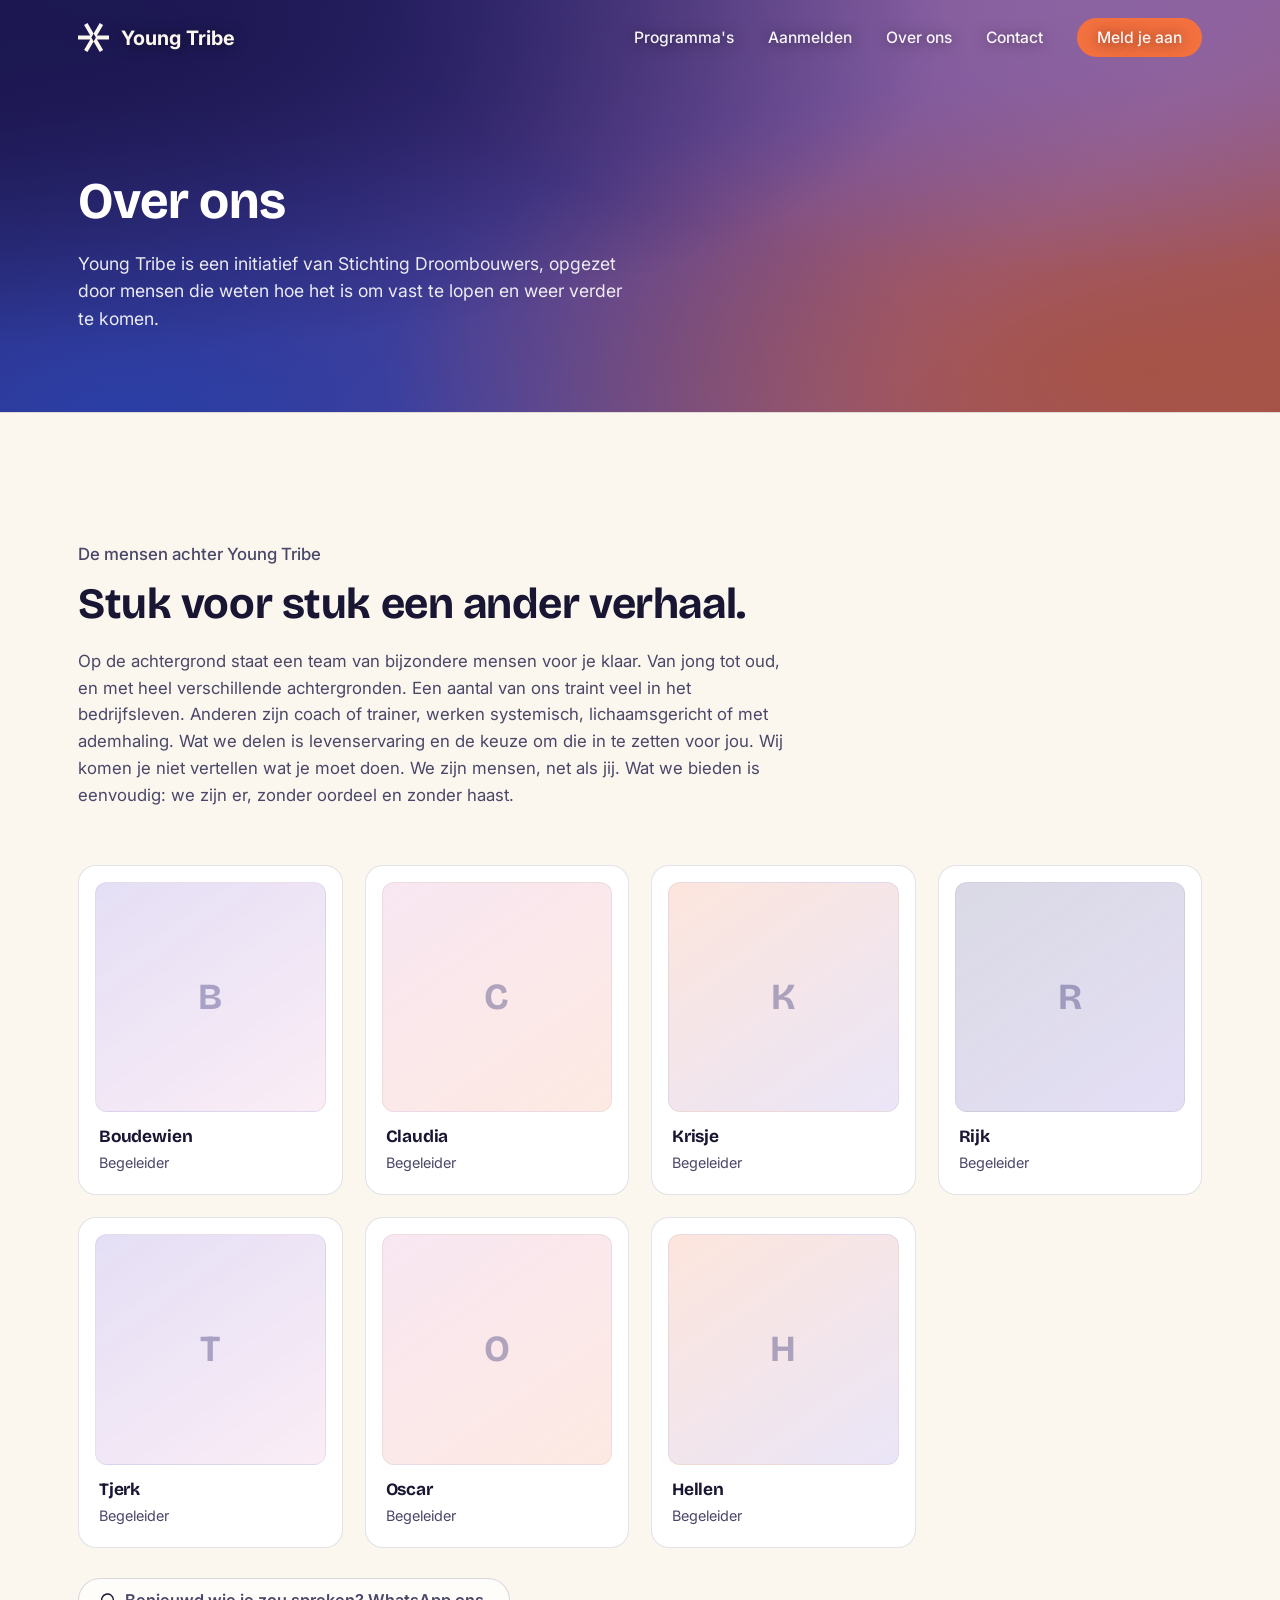
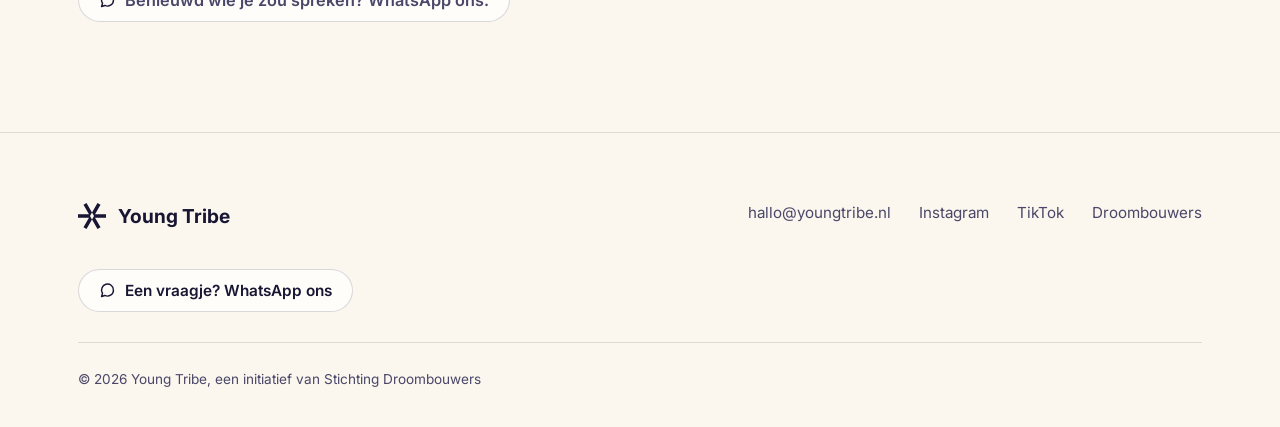
<file: over-ons.html>
<!DOCTYPE html>
<html lang="nl">
<head>
<meta charset="UTF-8">
<meta name="viewport" content="width=device-width, initial-scale=1.0">
<title>Over ons &mdash; Young Tribe</title>
<meta name="description" content="Young Tribe is een initiatief van Stichting Droombouwers. Maak kennis met het team achter Young Tribe.">
<link rel="preconnect" href="https://fonts.googleapis.com">
<link rel="preconnect" href="https://fonts.gstatic.com" crossorigin>
<link href="https://fonts.googleapis.com/css2?family=Bricolage+Grotesque:opsz,wght@12..96,400;12..96,500;12..96,600;12..96,700;12..96,800&family=Inter:wght@400;500;600;700&display=swap" rel="stylesheet">
<link rel="stylesheet" href="styles.css">
<link rel="icon" href="favicon.svg" type="image/svg+xml">
<link rel="icon" href="favicon-32.png" sizes="32x32" type="image/png">
<link rel="apple-touch-icon" href="apple-touch-icon.png">
</head>
<body>

<header id="siteHeader">
  <div class="wrap nav-inner">
    <a href="index.html" class="brand">
      <svg class="mark" viewBox="0 0 128 118.85" fill="currentColor" fill-rule="evenodd" aria-hidden="true" focusable="false"><path d="M0 51.42L50.14 51.42L25.07 8L38.92 0L64 43.42L54.76 59.42L64 75.42L38.92 118.85L25.07 110.85L50.14 67.42L0 67.42ZM89.07 0L102.92 8L77.85 51.42L128 51.42L128 67.42L77.85 67.42L102.92 110.85L89.07 118.85L64 75.42L73.23 59.42L64 43.42Z"/></svg>
      <span>Young Tribe</span>
    </a>
    <nav class="links" id="navLinks">
      <a href="index.html#programma">Programma&#39;s</a>
      <a href="index.html#aanmelden">Aanmelden</a>
      <a href="over-ons.html">Over ons</a>
      <a href="#contact">Contact</a>
      <a href="index.html#aanmelden" class="nav-cta">Meld je aan</a>
    </nav>
    <button class="menu-toggle" id="menuToggle" aria-label="Menu" aria-expanded="false">
      <span></span><span></span><span></span>
    </button>
  </div>
</header>

<main id="top">

  <section class="page-header">
    <div class="wrap">
      <h1>Over ons</h1>
      <p>Young Tribe is een initiatief van Stichting Droombouwers, opgezet door mensen die weten hoe het is om vast te lopen en weer verder te komen.</p>
    </div>
  </section>

  <section class="over-ons" id="over-ons">
    <div class="wrap">
      <div class="section-head">
        <p class="eyebrow">De mensen achter Young Tribe</p>
        <h2>Stuk voor stuk een ander verhaal.</h2>
        <p>Op de achtergrond staat een team van bijzondere mensen voor je klaar. Van jong tot oud, en met heel verschillende achtergronden. Een aantal van ons traint veel in het bedrijfsleven. Anderen zijn coach of trainer, werken systemisch, lichaamsgericht of met ademhaling. Wat we delen is levenservaring en de keuze om die in te zetten voor jou. Wij komen je niet vertellen wat je moet doen. We zijn mensen, net als jij. Wat we bieden is eenvoudig: we zijn er, zonder oordeel en zonder haast.</p>
      </div>
      <div class="team-grid">
        <div class="person-card">
          <div class="person-photo" role="img" aria-label="Foto van Boudewien volgt nog"><span>B</span></div>
          <h3>Boudewien</h3>
          <p class="person-role">Begeleider</p>
        </div>
        <div class="person-card">
          <div class="person-photo" role="img" aria-label="Foto van Claudia volgt nog"><span>C</span></div>
          <h3>Claudia</h3>
          <p class="person-role">Begeleider</p>
        </div>
        <div class="person-card">
          <div class="person-photo" role="img" aria-label="Foto van Krisje volgt nog"><span>K</span></div>
          <h3>Krisje</h3>
          <p class="person-role">Begeleider</p>
        </div>
        <div class="person-card">
          <div class="person-photo" role="img" aria-label="Foto van Rijk volgt nog"><span>R</span></div>
          <h3>Rijk</h3>
          <p class="person-role">Begeleider</p>
        </div>
        <div class="person-card">
          <div class="person-photo" role="img" aria-label="Foto van Tjerk volgt nog"><span>T</span></div>
          <h3>Tjerk</h3>
          <p class="person-role">Begeleider</p>
        </div>
        <div class="person-card">
          <div class="person-photo" role="img" aria-label="Foto van Oscar volgt nog"><span>O</span></div>
          <h3>Oscar</h3>
          <p class="person-role">Begeleider</p>
        </div>
        <div class="person-card">
          <div class="person-photo" role="img" aria-label="Foto van Hellen volgt nog"><span>H</span></div>
          <h3>Hellen</h3>
          <p class="person-role">Begeleider</p>
        </div>
      </div>
      <div class="wa-row">
        <a class="wa" href="https://wa.me/31600000000?text=Hoi%21%20Ik%20heb%20een%20vraagje%20over%20Young%20Tribe." target="_blank" rel="noopener"><svg viewBox="0 0 24 24" fill="none" stroke="currentColor" stroke-width="2" stroke-linecap="round" stroke-linejoin="round" aria-hidden="true" focusable="false"><path d="M20.4 11.5a8.4 8.4 0 0 1-12.2 7.5L3.6 20.4l1.4-4.5A8.4 8.4 0 1 1 20.4 11.5z"/></svg><span>Benieuwd wie je zou spreken? WhatsApp ons.</span></a>
      </div>
    </div>
  </section>
  <!-- TODO: vervang de fotoplekken door echte portretten. Zet ze in images/ en vul ze in via de regels .person-photo in styles.css, of zet er een <img> in. -->

</main>

<footer id="contact">
  <div class="wrap">
    <div class="footer-top">
      <div class="footer-brand">
        <svg class="mark" viewBox="0 0 128 118.85" fill="currentColor" fill-rule="evenodd" aria-hidden="true" focusable="false"><path d="M0 51.42L50.14 51.42L25.07 8L38.92 0L64 43.42L54.76 59.42L64 75.42L38.92 118.85L25.07 110.85L50.14 67.42L0 67.42ZM89.07 0L102.92 8L77.85 51.42L128 51.42L128 67.42L77.85 67.42L102.92 110.85L89.07 118.85L64 75.42L73.23 59.42L64 43.42Z"/></svg>
        <span>Young Tribe</span>
      </div>
      <div class="footer-links">
        <a href="mailto:hallo@youngtribe.nl">hallo@youngtribe.nl</a>
        <a href="https://www.instagram.com" target="_blank" rel="noopener">Instagram</a>
        <a href="https://www.tiktok.com" target="_blank" rel="noopener">TikTok</a>
        <a href="https://www.droombouwers.nu" target="_blank" rel="noopener">Droombouwers</a>
      </div>
    </div>
    <div class="footer-wa">
      <a class="wa" href="https://wa.me/31600000000?text=Hoi%21%20Ik%20heb%20een%20vraagje%20over%20Young%20Tribe." target="_blank" rel="noopener"><svg viewBox="0 0 24 24" fill="none" stroke="currentColor" stroke-width="2" stroke-linecap="round" stroke-linejoin="round" aria-hidden="true" focusable="false"><path d="M20.4 11.5a8.4 8.4 0 0 1-12.2 7.5L3.6 20.4l1.4-4.5A8.4 8.4 0 1 1 20.4 11.5z"/></svg><span>Een vraagje? WhatsApp ons</span></a>
    </div>
    <div class="footer-sub">
      <span>&#169; 2026 Young Tribe, een initiatief van Stichting Droombouwers</span>
    </div>
  </div>
</footer>

<script src="script.js"></script>

</body>
</html>
</file>
<file: styles.css>
:root{
    --indigo:#17135C;
    --violet:#7C5FCF;
    --orchid:#E08FC4;
    --coral:#F3703F;
    --cream:#FBF6EE;
    --ink:#181632;
    --ink-soft:#4A4768;
    --line:rgba(24,22,50,0.12);
    --radius:18px;
    --wrap:1180px;
    /* FOTO'S
       Deze drie komen van de server van Blue Beetle en worden van daaraf geladen.
       Vraag Blue Beetle om toestemming, download ze, zet ze in images/ en vervang
       de drie regels door url('images/bos.jpg') etc. voordat de site live gaat. */
    --hero-photo:url('https://images.squarespace-cdn.com/content/v1/64940101d969fa461af82f4a/a0799182-f440-40a8-8426-2f8abdae1286/Screenshot+2023-06-22+at+10.20.57.png?format=1500w');
    --fire-photo:url('https://images.squarespace-cdn.com/content/v1/64940101d969fa461af82f4a/3e5c6fd5-8879-4e37-bec9-6f7607adce77/Even+naar+Eva+-+Stilte+Retraite+2021-13.jpg?format=1500w');
    --ev-verdieping:url('https://images.squarespace-cdn.com/content/v1/64940101d969fa461af82f4a/66f9b214-f4c1-4b21-861a-d9b15071a722/Elke-Smit-395.jpg?format=900w');
    /* Tijdelijke stockfoto van Unsplash (gratis licentie). Vervang door een
       eigen foto van een kennismakingsavond zodra die er is. */
    --ev-avond:url('https://images.unsplash.com/photo-1486679679458-629f321a617c?w=900&q=72');
    /* Eigen foto's, staan in images/ naast dit bestand. */
    --ev-insideout:url('images/insideout.jpg');
    --ev-spark:url('images/spark.jpg');
    --gradient-mesh:
      radial-gradient(120% 140% at 8% 8%, #14104F 0%, rgba(20,16,79,0) 55%),
      radial-gradient(90% 110% at 85% 0%, #C98BD0 0%, rgba(201,139,208,0) 60%),
      radial-gradient(100% 120% at 90% 90%, var(--coral) 0%, rgba(243,112,63,0) 60%),
      radial-gradient(120% 140% at 10% 100%, #2C4FD6 0%, rgba(44,79,214,0) 55%),
      linear-gradient(135deg, #14104F 0%, #4A3A9E 30%, #9463C4 55%, #D883B8 75%, var(--coral) 100%);
  }
  *{box-sizing:border-box;}
  html{scroll-behavior:smooth;}
  body{
    margin:0;
    font-family:'Inter', sans-serif;
    background:var(--cream);
    color:var(--ink);
    -webkit-font-smoothing:antialiased;
  }
  h1,h2,h3,.display{
    font-family:'Bricolage Grotesque', sans-serif;
    font-weight:700;
    letter-spacing:-0.01em;
    margin:0;
  }
  p{margin:0;line-height:1.6;}
  a{color:inherit;}
  .wrap{max-width:var(--wrap); margin:0 auto; padding:0 28px;}
  img,svg{display:block;max-width:100%;}
  button{font-family:inherit;cursor:pointer;}

  /* ---------- Nav ---------- */
  header{
    position:fixed; top:0; left:0; right:0; z-index:50;
    padding:18px 0;
    transition:background .35s ease, box-shadow .35s ease, padding .35s ease;
  }
  header.scrolled{
    background:rgba(251,246,238,0.92);
    backdrop-filter:blur(10px);
    box-shadow:0 1px 0 var(--line);
    padding:12px 0;
  }
  .nav-inner{display:flex; align-items:center; justify-content:space-between;}
  .brand{display:flex; align-items:center; gap:12px; font-size:1.24rem; font-weight:700; text-decoration:none; color:var(--cream);}
  /* Merkteken: erft de kleur van de tekst ernaast, dus het kleurt mee met de header */
  .brand .mark{height:29px; width:auto; flex:none;}
  .footer-brand .mark{height:26px; width:auto; flex:none;}
  @media (max-width:420px){
    .brand .mark{height:25px;}
  }
  header.scrolled .brand{color:var(--ink);}
  nav.links{display:flex; align-items:center; gap:34px;}
  nav.links a{
    text-decoration:none; font-size:0.98rem; font-weight:500;
    color:rgba(251,246,238,0.88);
    transition:color .25s ease;
  }
  header.scrolled nav.links a{color:var(--ink-soft);}
  nav.links a:hover{color:var(--cream);}
  header.scrolled nav.links a:hover{color:var(--ink);}
  header:not(.scrolled):not(.nav-open) .brand,
  header:not(.scrolled):not(.nav-open) nav.links a{
    text-shadow:0 1px 14px rgba(10,8,24,0.6);
  }
  header:not(.scrolled):not(.nav-open) nav.links a{color:rgba(255,255,255,0.94);}
  .nav-cta{
    padding:10px 20px; border-radius:100px; border:none;
    background:var(--coral); color:#fff; text-shadow:none;
    font-size:0.92rem; font-weight:600;
    transition:background .2s ease;
  }
  .nav-cta:hover{background:#e05f2e;}
  .menu-toggle{display:none;}

  /* ---------- Hero ---------- */
  .hero{
    position:relative;
    min-height:100vh;
    display:flex; flex-direction:column; justify-content:center;
    padding:140px 0 90px;
    background:#14104F var(--hero-photo) center/cover no-repeat;
    overflow:hidden;
  }
  .hero::before{
    content:"";
    position:absolute; inset:0;
    background:var(--gradient-mesh);
    opacity:0.18;
    pointer-events:none;
  }
  .hero::after{
    content:"";
    position:absolute; inset:0;
    background:
      linear-gradient(90deg, rgba(14,12,34,0.68) 0%, rgba(14,12,34,0.16) 58%, rgba(14,12,34,0.02) 100%),
      linear-gradient(180deg, rgba(14,12,34,0) 58%, rgba(14,12,34,0.3) 100%);
    pointer-events:none;
  }
  .hero-inner{
    position:relative; z-index:2; max-width:760px;
    /* vangnet: houdt de tekst leesbaar ook als de foto licht uitvalt */
    text-shadow:0 2px 20px rgba(10,8,24,0.5), 0 1px 3px rgba(10,8,24,0.28);
  }
  .hero-eyebrow{color:#fff; margin-bottom:14px; font-weight:600;
    text-shadow:0 1px 10px rgba(10,8,24,0.85), 0 2px 22px rgba(10,8,24,0.55);}
  .hero-sub{
    margin-top:22px; font-size:clamp(1.15rem, 2.2vw, 1.5rem);
    color:rgba(255,255,255,0.92); font-weight:500;
  }
  .hero h1{
    font-size:clamp(2.6rem, 6vw, 5rem);
    line-height:1.03;
    color:#FFFFFF;
  }
  .hero-ctas{display:flex; flex-wrap:wrap; gap:16px; margin-top:42px;}
  .btn{
    display:inline-flex; align-items:center; justify-content:center;
    padding:15px 30px; border-radius:100px;
    font-weight:600; font-size:1rem; text-decoration:none;
    border:1.5px solid transparent;
    transition:transform .2s ease, background .2s ease, border-color .2s ease, color .2s ease;
  }
  .btn:active{transform:scale(0.97);}
  .btn-solid{background:var(--coral); color:#fff;}
  .btn-solid:hover{background:#e05f2e;}
  .btn-ghost{border-color:rgba(255,255,255,0.65); color:#fff;}
  .btn-ghost:hover{border-color:#fff; background:rgba(255,255,255,0.1);}
  .btn-dark{background:var(--ink); color:var(--cream);}
  .btn-dark:hover{background:#2b2856;}

  /* ---------- section basics ---------- */
  section{padding:110px 0;}
  .eyebrow{font-size:0.98rem; color:var(--ink-soft); font-weight:500;}
  .section-head{max-width:640px; margin-bottom:56px;}
  .section-head h2{font-size:clamp(1.9rem, 3.6vw, 2.7rem); margin-top:10px;}

  /* ---------- Herkenning ---------- */
  .herkenning{background:var(--ink); color:var(--cream);}
  .herkenning .eyebrow{color:rgba(251,246,238,0.6);}
  .lines{display:flex; flex-direction:column; gap:22px; max-width:680px;}
  .lines p{
    font-family:'Bricolage Grotesque', sans-serif;
    font-weight:500;
    font-size:clamp(1.25rem, 2.6vw, 1.7rem);
    line-height:1.35;
    color:rgba(251,246,238,0.96);
  }
  .lines p.closing{
    margin-top:14px;
    font-weight:600;
    background:linear-gradient(90deg, #E08FC4, var(--coral));
    -webkit-background-clip:text;
    background-clip:text;
    color:transparent;
  }

  /* ---------- Over / wat is young tribe ---------- */
  .over{background:var(--cream);}
  .over-intro{max-width:720px;}
  .over-intro h2{font-size:clamp(1.9rem, 3.6vw, 2.7rem); margin-top:10px;}
  .over-lead{font-size:1.15rem; color:var(--ink-soft); margin-top:18px; line-height:1.6;}
  .quote-band{
    background:var(--gradient-mesh);
    border-radius:var(--radius);
    padding:48px 44px;
    margin:52px 0;
    text-align:center;
  }
  .quote-band p{
    font-family:'Bricolage Grotesque', sans-serif;
    font-weight:700;
    font-size:clamp(1.6rem, 3.4vw, 2.4rem);
    color:#fff;
    line-height:1.25;
  }
  .over-cols{display:grid; grid-template-columns:repeat(3, 1fr); gap:38px;}
  .over-col h3{font-size:1.15rem; margin-bottom:10px;}
  .over-col p{color:var(--ink-soft); font-size:1rem; line-height:1.6;}

  /* ---------- Programma / de reis ---------- */
  .programma{background:var(--cream); border-top:1px solid var(--line);}
  .journey{position:relative;}
  .journey-line{
    position:absolute; left:27px; top:14px; bottom:14px; width:2px;
    background:linear-gradient(180deg, var(--violet), var(--orchid), var(--coral));
  }
  .step{
    position:relative;
    display:grid; grid-template-columns:56px 1fr; gap:26px;
    padding:26px 0;
  }
  .step + .step{border-top:1px solid var(--line);}
  .step-num{
    width:56px; height:56px; border-radius:50%;
    display:flex; align-items:center; justify-content:center;
    font-family:'Bricolage Grotesque', sans-serif; font-weight:700; font-size:1.15rem;
    color:#fff; background:var(--gradient-mesh);
    z-index:1;
  }
  .step h3{font-size:1.25rem; margin-bottom:8px;}
  .step p{color:var(--ink-soft); max-width:520px;}

  .block-gap{margin-top:76px;}
  .events-grid{display:grid; grid-template-columns:repeat(4, 1fr); gap:20px;}
  .event-tile{
    text-align:left; border:none; border-radius:var(--radius);
    padding:0; overflow:hidden; background:none;
    display:flex; flex-direction:column; width:100%;
    color:#fff; position:relative;
    transition:transform .2s ease, box-shadow .2s ease;
  }
  /* Fotovlak: overal even hoog, zodat de vier tegels een rij vormen */
  .tile-media{
    display:block; position:relative;
    height:180px; width:100%; flex:0 0 180px;
    background-color:#1d1a44;
    background-size:cover; background-position:center;
    background-repeat:no-repeat;
  }
  .tile-media::after{
    content:""; position:absolute; inset:0;
    background:linear-gradient(180deg, rgba(23,19,92,0) 45%, rgba(23,19,92,0.4) 100%);
  }
  .tile-1 .tile-media{background-image:var(--ev-avond);}
  .tile-2 .tile-media{background-image:var(--ev-insideout); background-position:center 42%;}
  .tile-3 .tile-media{background-image:var(--ev-verdieping); background-position:center 62%;}
  .tile-4 .tile-media{background-image:var(--ev-spark);}

  /* Tekstvlak onder de foto, op de huisstijlgradient */
  .tile-body{
    display:flex; flex-direction:column; gap:14px; flex:1;
    padding:24px 26px 28px;
  }
  .tile-1 .tile-body{background:linear-gradient(135deg, var(--indigo), var(--violet));}
  .tile-2 .tile-body{background:linear-gradient(135deg, var(--violet), var(--orchid));}
  .tile-3 .tile-body{background:linear-gradient(135deg, var(--orchid), var(--coral));}
  .tile-4 .tile-body{background:linear-gradient(135deg, var(--coral), var(--violet));}

  .event-tile:hover{transform:translateY(-6px); box-shadow:0 20px 40px rgba(23,19,92,0.28);}
  .event-tile:focus-visible{outline:2px solid var(--indigo); outline-offset:3px;}
  .event-tile .tag{
    align-self:flex-start; font-size:0.8rem; font-weight:600; padding:6px 13px; border-radius:100px;
    background:rgba(255,255,255,0.22); color:#fff;
  }
  .event-tile h3{font-size:1.35rem; color:#fff; line-height:1.2;}
  .event-tile p{color:rgba(255,255,255,0.9); font-size:0.98rem; flex:1;}
  .tile-cta{
    align-self:flex-start; font-weight:600; font-size:0.92rem; color:var(--indigo);
    background:#fff; padding:11px 22px; border-radius:100px;
  }
  a.event-tile{text-decoration:none;}

  .cities-line{
    margin:-32px 0 32px; font-size:1.02rem; color:var(--ink-soft); max-width:680px;
  }
  .cities-line strong{color:var(--ink); font-weight:600;}

  /* ---------- WhatsApp: lage drempel om even iets te vragen ---------- */
  .wa{
    display:inline-flex; align-items:center; gap:9px;
    padding:11px 20px; border-radius:100px;
    font-size:0.96rem; font-weight:600; text-decoration:none;
    color:var(--ink); background:rgba(255,255,255,0.72);
    border:1.5px solid rgba(24,22,50,0.16);
    transition:border-color .2s ease, color .2s ease, background .2s ease;
  }
  .wa svg{width:17px; height:17px; flex:none;}
  .wa:hover{border-color:var(--coral); color:var(--coral); background:#fff;}
  .wa:focus-visible{outline:2px solid var(--coral); outline-offset:2px;}
  /* variant voor donkere vlakken */
  .wa-light{
    color:var(--cream); background:rgba(251,246,238,0.07);
    border-color:rgba(251,246,238,0.28);
  }
  .wa-light:hover{color:#fff; background:rgba(243,112,63,0.2); border-color:var(--coral);}

  .wa-row{
    display:flex; flex-wrap:wrap; align-items:center; gap:14px;
    margin-top:30px;
  }
  .wa-row span{color:var(--ink-soft); font-size:1.02rem;}
  .talk-card .wa{margin-top:24px;}
  .footer-wa{padding-bottom:30px;}

  /* ---------- Veerkracht / benefits ---------- */
  .veerkracht{background:var(--ink); color:var(--cream); border-top:1px solid var(--line);}
  .veerkracht .eyebrow{color:rgba(251,246,238,0.6);}
  .veerkracht-body{display:flex; flex-direction:column; gap:22px; max-width:720px;}
  .veerkracht-body p{font-size:1.1rem; line-height:1.65; color:rgba(251,246,238,0.9);}
  .veerkracht-body p:first-child{
    font-family:'Bricolage Grotesque', sans-serif; font-weight:600; font-size:1.35rem; color:#fff;
  }

  /* ---------- Over ons / begeleiders ---------- */
  .over-ons{background:var(--cream); border-top:1px solid var(--line);}
  .over-ons .section-head{max-width:720px;}
  .over-ons .section-head p{margin-top:18px; color:var(--ink-soft); font-size:1.05rem;}
  .team-grid{display:grid; grid-template-columns:repeat(4, 1fr); gap:22px; margin-top:44px;}
  .person-card{
    display:flex; flex-direction:column;
    padding:16px 16px 20px; border-radius:var(--radius);
    background:#fff; border:1px solid var(--line);
  }
  /* Fotoplek: vervang door een <img> zodra de portretten er zijn */
  .person-photo{
    aspect-ratio:1/1; border-radius:12px; margin-bottom:14px;
    display:flex; align-items:center; justify-content:center;
    background:linear-gradient(145deg, rgba(124,95,207,0.2), rgba(224,143,196,0.16));
    border:1px solid rgba(24,22,50,0.06);
  }
  .person-photo span{
    font-family:'Bricolage Grotesque', sans-serif; font-weight:700;
    font-size:2.3rem; color:rgba(23,19,92,0.32); line-height:1;
  }
  .person-card:nth-child(4n+2) .person-photo{background:linear-gradient(145deg, rgba(224,143,196,0.22), rgba(243,112,63,0.15));}
  .person-card:nth-child(4n+3) .person-photo{background:linear-gradient(145deg, rgba(243,112,63,0.18), rgba(124,95,207,0.16));}
  .person-card:nth-child(4n+4) .person-photo{background:linear-gradient(145deg, rgba(23,19,92,0.16), rgba(124,95,207,0.2));}
  .person-card h3{font-size:1.08rem; padding:0 4px;}
  .person-role{color:var(--ink-soft); font-size:0.9rem; margin-top:4px; padding:0 4px;}

  /* ---------- Ervaringen / doorlopende marquee ---------- */
  .ervaringen{background:var(--cream); border-top:1px solid var(--line); padding:72px 0;}
  .ervaringen .section-head{margin-bottom:32px;}
  .marquee{
    position:relative; overflow:hidden; width:100%;
    -webkit-mask-image:linear-gradient(90deg, transparent, #000 8%, #000 92%, transparent);
    mask-image:linear-gradient(90deg, transparent, #000 8%, #000 92%, transparent);
  }
  .marquee-track{
    display:flex; gap:20px; width:max-content;
    animation:marquee-scroll 70s linear infinite;
  }
  .marquee:hover .marquee-track{animation-play-state:paused;}
  @keyframes marquee-scroll{
    from{transform:translateX(0);}
    to{transform:translateX(calc(-50% - 10px));}
  }
  .testimonial-card{
    flex:0 0 330px; box-sizing:border-box;
    background:#fff; border:1px solid var(--line); border-top:4px solid var(--violet);
    border-radius:var(--radius); padding:26px 28px; display:flex; flex-direction:column; gap:10px;
    min-height:190px;
    opacity:0.62;
    transition:opacity .3s ease, transform .3s ease, box-shadow .3s ease;
  }
  .testimonial-card:hover{
    opacity:1; transform:translateY(-4px);
    box-shadow:0 16px 34px rgba(23,19,92,0.14);
  }
  .testimonial-card.card-2{border-top-color:var(--orchid);}
  .testimonial-card.card-3{border-top-color:var(--coral);}
  .quote-mark{
    font-family:'Bricolage Grotesque', sans-serif; font-weight:700; font-size:1.9rem;
    line-height:1; color:var(--violet); margin:0;
  }
  .testimonial-card.card-2 .quote-mark{color:var(--orchid);}
  .testimonial-card.card-3 .quote-mark{color:var(--coral);}
  .testimonial-text{color:var(--ink); font-size:1.02rem; line-height:1.55; flex:1;}
  .testimonial-name{color:var(--ink-soft); font-size:0.9rem; font-weight:600;}
  @media (hover:none){
    .testimonial-card{opacity:1;}
  }
  @media (prefers-reduced-motion:reduce){
    .marquee-track{animation:none;}
    .marquee{overflow-x:auto;}
  }

  /* ---------- Aanmelden ---------- */
  /* Kampvuurfoto als achtergrond, met een donkere gradient eroverheen voor leesbaarheid */
  .aanmelden{
    position:relative; overflow:hidden;
    color:var(--cream);
    background:#0d0b1f var(--fire-photo) center/cover no-repeat;
  }
  .aanmelden::before{
    content:"";
    position:absolute; inset:0;
    background:
      radial-gradient(85% 75% at 82% 12%, rgba(243,112,63,0.2) 0%, rgba(243,112,63,0) 62%),
      linear-gradient(180deg, rgba(12,10,26,0.8) 0%, rgba(14,12,32,0.52) 38%, rgba(12,10,26,0.84) 100%);
    pointer-events:none;
  }
  .aanmelden > .wrap{position:relative; z-index:2;}
  .aanmelden .section-head p{color:rgba(251,246,238,0.78); margin-top:14px; font-size:1.05rem;}
  .aanmelden .section-head p a{color:var(--coral); text-decoration:underline; text-underline-offset:3px;}
  .aanmelden-grid{display:grid; grid-template-columns:0.85fr 1.15fr; gap:48px; align-items:start;}

  .talk-card{
    background:linear-gradient(150deg, rgba(20,16,60,0.58), rgba(13,11,31,0.44));
    backdrop-filter:blur(8px);
    -webkit-backdrop-filter:blur(8px);
    border:1px solid rgba(251,246,238,0.2);
    border-radius:var(--radius);
    padding:32px 28px;
  }
  .talk-card h3{font-size:1.3rem; margin-bottom:12px;}
  .talk-card p{color:rgba(251,246,238,0.72); margin-bottom:22px;}
  .trust-list{list-style:none; margin:28px 0 0; padding:20px 0 0; border-top:1px solid rgba(251,246,238,0.14); display:flex; flex-direction:column; gap:12px;}
  .trust-list li{position:relative; padding-left:22px; font-size:0.94rem; color:rgba(251,246,238,0.75);}
  .trust-list li::before{content:""; position:absolute; left:0; top:6px; width:9px; height:9px; border-radius:50%; background:linear-gradient(135deg, var(--orchid), var(--coral));}

  form{
    background:rgba(13,11,31,0.58);
    backdrop-filter:blur(8px);
    -webkit-backdrop-filter:blur(8px);
    border:1px solid rgba(251,246,238,0.2);
    border-radius:var(--radius); padding:34px;
  }
  .field-group{margin-bottom:22px;}
  .field-group label{display:block; font-size:0.92rem; font-weight:600; margin-bottom:8px; color:rgba(251,246,238,0.85);}
  .field-group input,.field-group textarea{
    width:100%; padding:13px 15px; border-radius:10px;
    border:1px solid rgba(251,246,238,0.24);
    background:rgba(8,7,22,0.45);
    color:var(--cream); font-family:inherit; font-size:1rem;
  }
  .field-group input::placeholder,.field-group textarea::placeholder{color:rgba(251,246,238,0.4);}
  .field-group input:focus,.field-group textarea:focus,.event-card:focus-visible,.btn:focus-visible{
    outline:2px solid var(--orchid); outline-offset:2px;
  }
  .field-row{display:grid; grid-template-columns:1fr 1fr; gap:18px;}

  .event-options{display:grid; gap:12px; margin-bottom:26px;}
  .event-card{
    display:flex; align-items:center; gap:12px;
    padding:14px 16px; border-radius:12px;
    border:1.5px solid rgba(251,246,238,0.2);
    background:rgba(8,7,22,0.4);
    transition:border-color .2s ease, background .2s ease;
  }
  .event-card input{accent-color:var(--coral); width:17px; height:17px;}
  .event-card label{font-weight:500; cursor:pointer;}
  .event-card.selected{border-color:var(--coral); background:rgba(243,112,63,0.12);}

  .submit-row{display:flex; align-items:center; gap:18px; margin-top:8px;}
  .success-msg{
    display:none; margin-top:18px; padding:14px 16px; border-radius:10px;
    background:rgba(224,143,196,0.16); border:1px solid rgba(224,143,196,0.4);
    font-size:0.95rem;
  }
  .success-msg.show{display:block;}

  /* ---------- Footer ---------- */
  footer{background:var(--cream); padding:70px 0 40px; border-top:1px solid var(--line);}
  .footer-top{display:flex; justify-content:space-between; align-items:flex-start; flex-wrap:wrap; gap:32px; padding-bottom:40px;}
  .footer-brand{display:flex; align-items:center; gap:12px; font-weight:700; font-size:1.2rem;}
  .footer-links{display:flex; gap:28px; flex-wrap:wrap;}
  .footer-links a{text-decoration:none; color:var(--ink-soft); font-size:0.95rem;}
  .footer-links a:hover{color:var(--ink);}
  .footer-sub{padding-top:28px; border-top:1px solid var(--line); display:flex; justify-content:space-between; flex-wrap:wrap; gap:12px; font-size:0.85rem; color:var(--ink-soft);}

  @media (max-width:900px){
    .aanmelden-grid{grid-template-columns:1fr; gap:40px;}
    .field-row{grid-template-columns:1fr;}
    .events-grid,.over-cols{grid-template-columns:1fr 1fr;}
    .team-grid{grid-template-columns:repeat(3, 1fr);}
    .cities-line{margin-top:-20px;}
  }
  @media (max-width:640px){
    .events-grid,.over-cols{grid-template-columns:1fr;}
    .team-grid{grid-template-columns:1fr 1fr;}
    .quote-band{padding:36px 26px; margin:40px 0;}
    .tile-media{height:210px; flex-basis:210px;}
  }
  @media (max-width:720px){
    nav.links{
      position:fixed; top:52px; left:0; right:0;
      height:calc(100vh - 52px);
      height:calc(100dvh - 52px);
      overflow-y:auto;
      -webkit-overflow-scrolling:touch;
      background:var(--cream);
      flex-direction:column; align-items:flex-start; gap:0;
      padding:10px 28px 40px;
      transform:translateY(-110%);
      transition:transform .3s ease;
    }
    nav.links.open{transform:translateY(0);}
    nav.links a{color:var(--ink); width:100%; padding:16px 0; border-bottom:1px solid var(--line);}
    nav.links a.nav-cta{color:#fff; border-bottom:none;}
    .nav-cta{margin-top:18px; text-align:center;}
    .menu-toggle{
      display:flex; flex-direction:column; gap:5px; background:none; border:none; padding:6px;
    }
    .menu-toggle span{width:24px; height:2px; background:var(--cream); border-radius:2px; transition:background .3s;}
    header.scrolled .menu-toggle span{background:var(--ink);}
    header.nav-open .menu-toggle span{background:var(--ink);}
    header.nav-open{
      background:rgba(251,246,238,0.98);
      box-shadow:0 1px 0 var(--line);
      padding:12px 0;
    }
    header.nav-open .brand{color:var(--ink);}
    body.menu-lock{overflow:hidden; height:100%;}
    section{padding:76px 0;}
    .hero{padding-top:120px;}
    .hero::after{
      background:linear-gradient(180deg, rgba(14,12,34,0.42) 0%, rgba(14,12,34,0.52) 55%, rgba(14,12,34,0.7) 100%);
    }
  }
  @media (prefers-reduced-motion:reduce){
    html{scroll-behavior:auto;}
    *{transition:none !important;}
  }

  /* ---------- Standalone page header (e.g. Over ons) ---------- */
  .page-header{background:#2a2456; padding:170px 0 80px; position:relative; overflow:hidden;}
  .page-header::before{content:""; position:absolute; inset:0; background:var(--gradient-mesh); opacity:0.62;}
  .page-header .wrap{position:relative; z-index:2;}
  .page-header h1{color:#fff; font-size:clamp(2.2rem, 5vw, 3.2rem);}
  .page-header p{color:rgba(255,255,255,0.9); margin-top:18px; max-width:560px; font-size:1.1rem; line-height:1.55;}
  @media (max-width:720px){
    .page-header{padding-top:120px;}
  }
</file>
